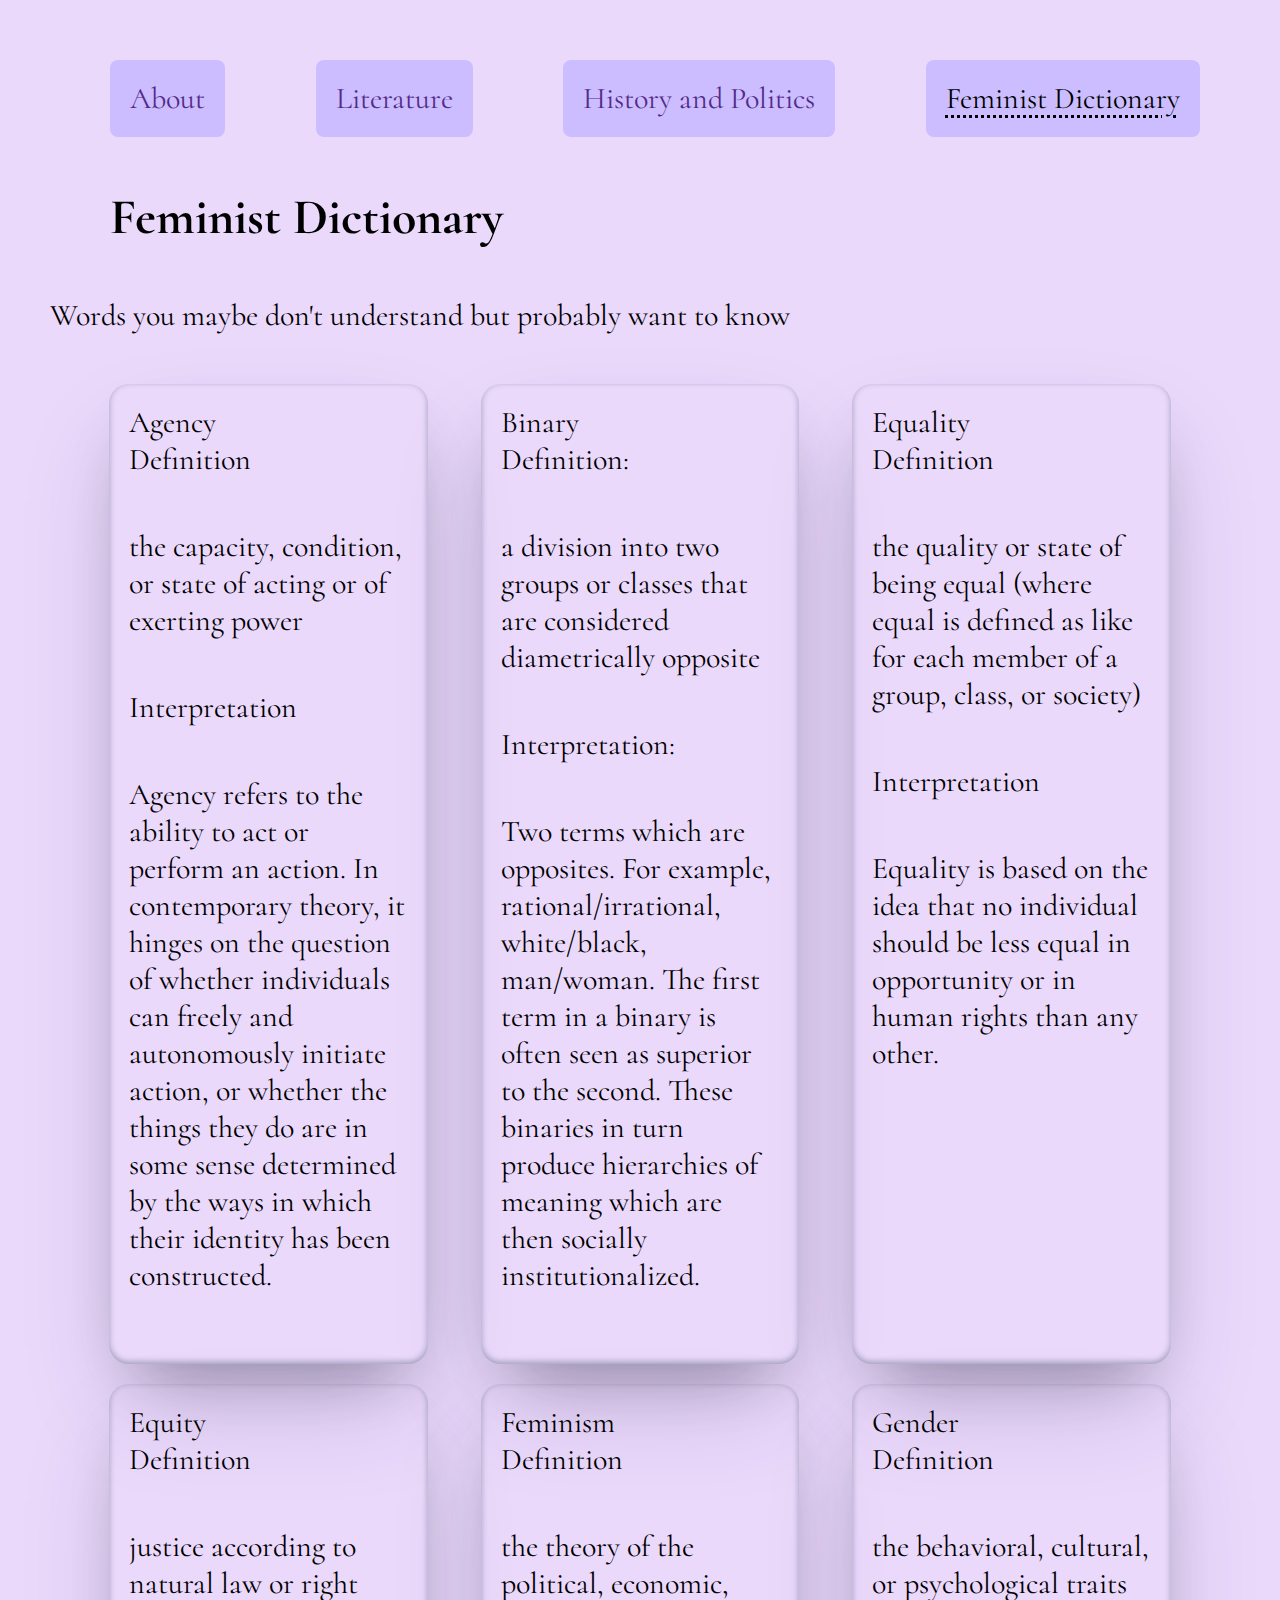
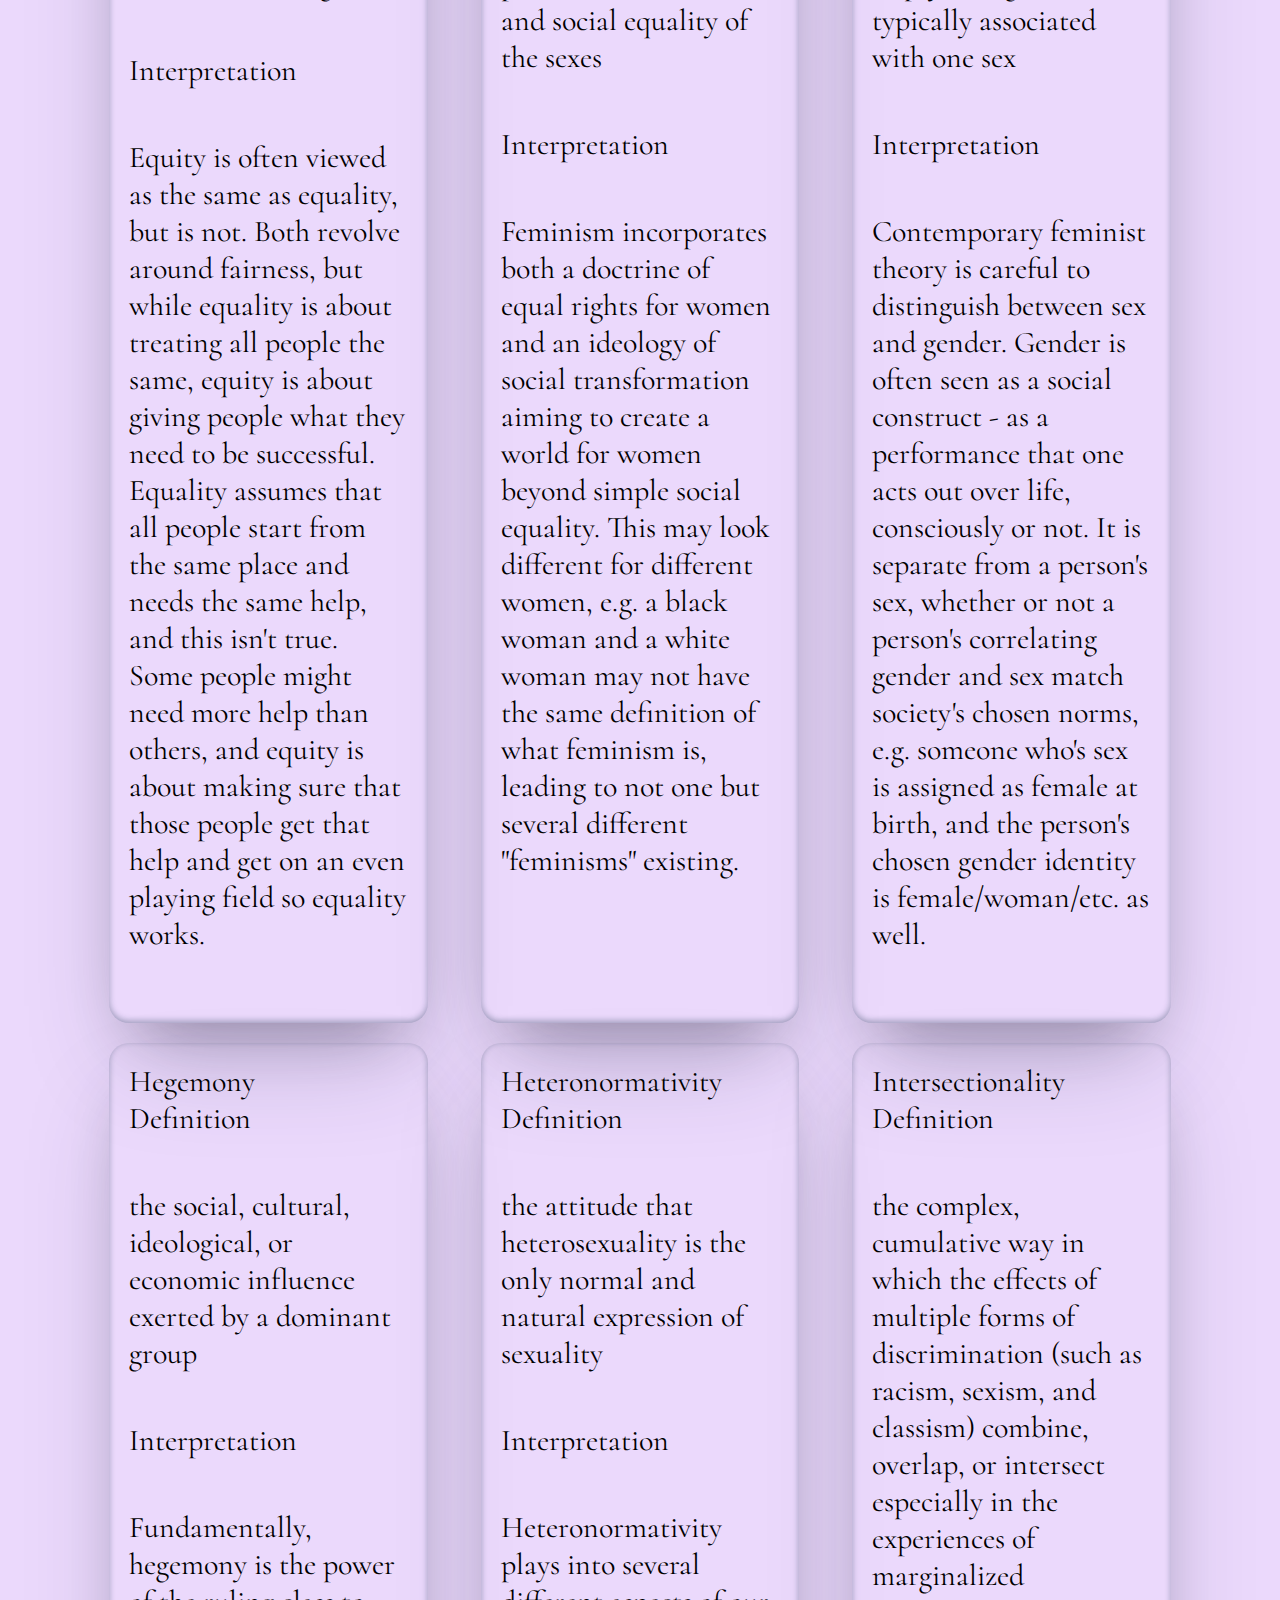
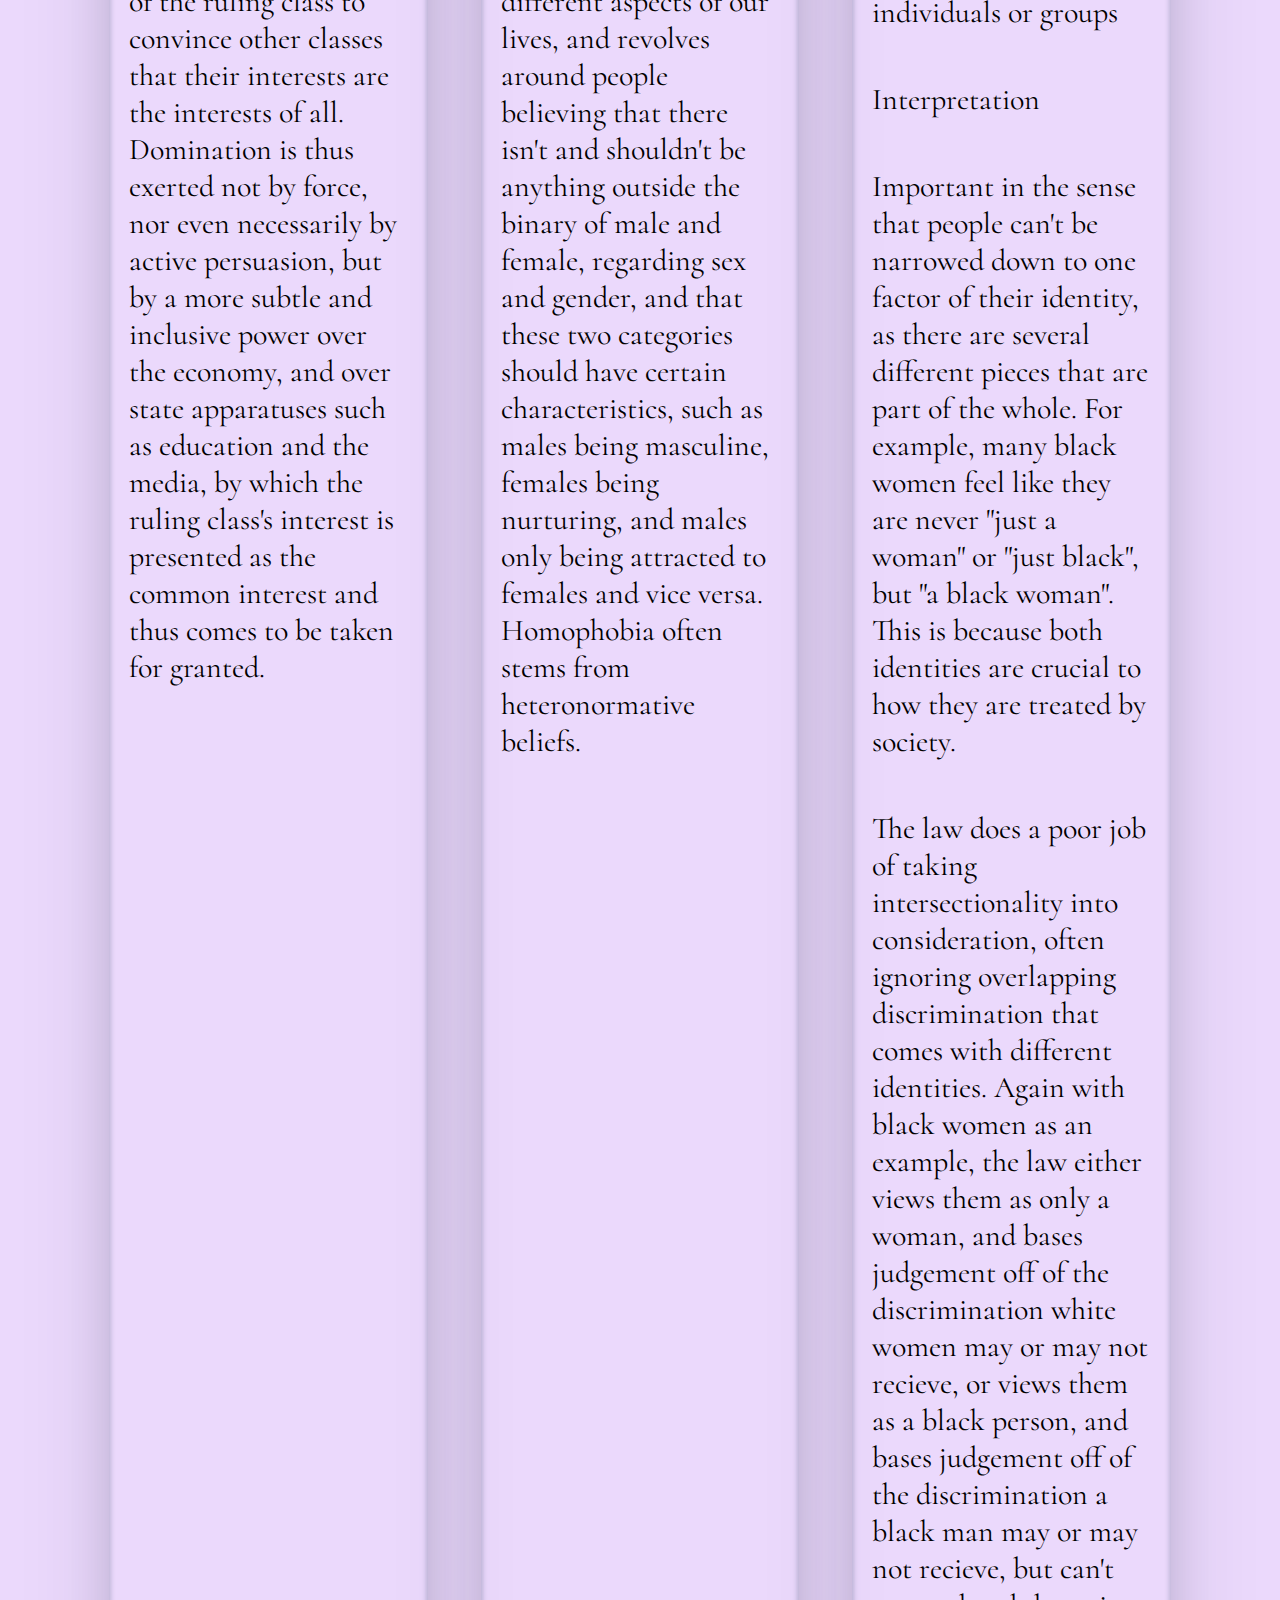
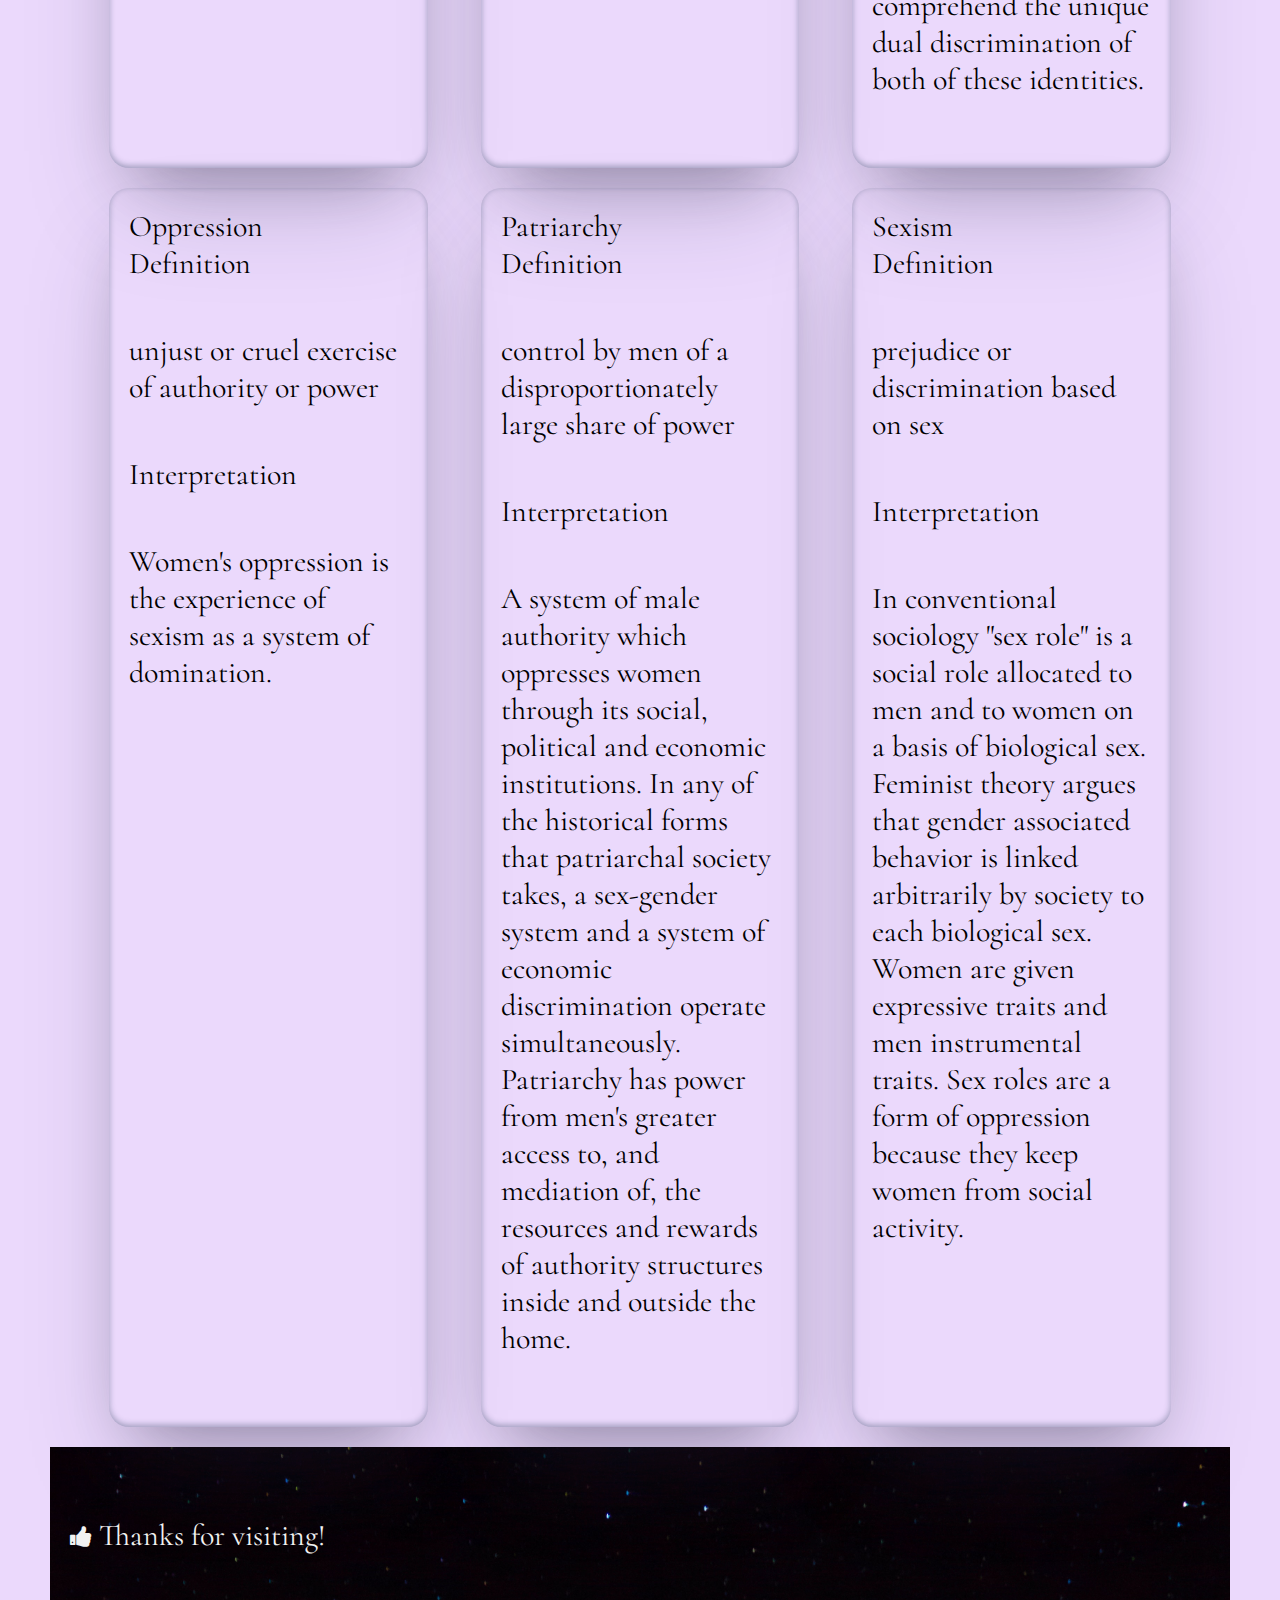
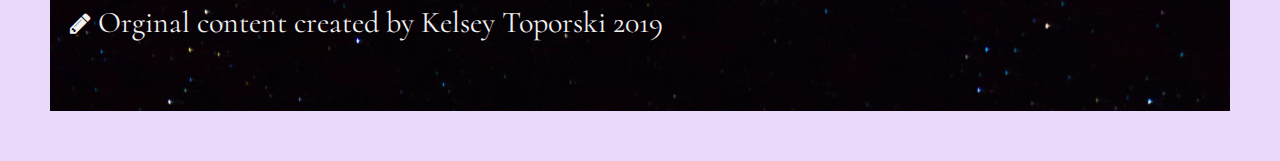
<file: femdict.html>
<!DOCTYPE html>
<html lang="en">
<head>
  <meta charset="UTF-8">

  <meta name="viewport" content="width=device-width, initial-scale=1.0">

  <link rel="stylesheet" href="css/reset.css">
  <link rel="stylesheet" href="css/style.css">

  <link rel="preconnect" href="https://fonts.googleapis.com">
  <link rel="preconnect" href="https://fonts.gstatic.com" crossorigin>
  <link href="https://fonts.googleapis.com/css2?family=Cormorant:ital@1&display=swap" rel="stylesheet">
  <link rel="icon" type="image/png" href="images/favicon1.png">
  <link rel="icon" type="image/png" href="images/favicon2.png">
  <meta name="viewport" content="width=device-width, initial-scale=1">
  <link rel="stylesheet" href="https://cdnjs.cloudflare.com/ajax/libs/font-awesome/4.7.0/css/font-awesome.min.css">

  <title>Women's Web - Dictionary</title>
</head>

<body>
  <header>
    <a href="#main" class="skip">Skip to main content</a>
    <div class="dropdown">
      <button class="dropbtn">Menu</button>
      <div class="dropdown-content">
    <nav>
        <ul>
          <li><a href="index.html">About</a></li>
          <li><a href="literature.html">Literature</a></li>
          <li><a href="history.html">History and Politics</a></li>
          <li><a class = "current" href="femdict.html">Feminist Dictionary</a></li>
        </ul>
    </nav>
    </div>
      <!-- definitions from meriam webster -->
      <!-- interpretations from
            The Dictionary of Feminist Theory - Maggie Humm,
            Key Concepts In Post-Colonial Studies - Ashcroft, Bill, Gareth Griffiths, and Helen Tiffin,
            or myself -->
      <!-- interpretation of equity from https://everydayfeminism.com/2014/09/equality-is-not-enough/ -->

    <h1>Feminist Dictionary</h1>
    <p>Words you maybe don't understand but probably want to know</p>

  </header>

  <main class = "scroll">
  

      <!-- definitions from meriam webster -->
      <!-- interpretations from
            The Dictionary of Feminist Theory - Maggie Humm,
            Key Concepts In Post-Colonial Studies - Ashcroft, Bill, Gareth Griffiths, and Helen Tiffin,
            or myself -->
      <!-- interpretation of equity from https://everydayfeminism.com/2014/09/equality-is-not-enough/ -->


      <dl class = "container">
        <div>
        <dt>Agency</dt>
        <dd>Definition
          <p>
            the capacity, condition, or state of acting or of exerting power
          </p>
        <dd>Interpretation
          <p>
            Agency refers to the ability to act or perform an action. In contemporary theory, it hinges on the question of whether individuals can freely and autonomously initiate action, or whether the things they do are in some sense determined by the ways in which their identity has been constructed.
          </p>
        </div>

        <div>
          <dt>Binary</dt>
          <dd>Definition:
            <p>
              a division into two groups or classes that are considered diametrically opposite
            </p></dd>
          <dd>Interpretation:
            <p>
              Two terms which are opposites. For example, rational/irrational, white/black, man/woman. The first term in a binary is often seen as superior to the second. These binaries in turn produce hierarchies of meaning which are then socially institutionalized.
            </p></dd>
          </div>
        
        
          <div>
        <dt>Equality</dt>
        <dd>Definition
          <p>
            the quality or state of being equal (where equal is defined as like for each member of a group, class, or society)
          </p></dd>
        <dd>Interpretation
          <p>
            Equality is based on the idea that no individual should be less equal in opportunity or in human rights than any other.
          </p></dd>
        </div>
          
        <div>
        <dt>Equity</dt>
        <dd>Definition
          <p>
            justice according to natural law or right
          </p></dd>
        <dd>Interpretation
          <p>
            Equity is often viewed as the same as equality, but is not. Both revolve around fairness, but while equality is about treating all people the same, equity is about giving people what they need to be successful. Equality assumes that all people start from the same place and needs the same help, and this isn't true. Some people might need more help than others, and equity is about making sure that those people get that help and get on an even playing field so equality works.
          </p></dd>
        </div>
          
        <div>
        <dt>Feminism</dt>
        <dd>Definition
          <p>
            the theory of the political, economic, and social equality of the sexes
          </p></dd>
        <dd>Interpretation
          <p>
            Feminism incorporates both a doctrine of equal rights for women and an ideology of social transformation aiming to create a world for women beyond simple social equality. This may look different for different women, e.g. a black woman and a white woman may not have the same definition of what feminism is, leading to not one but several different "feminisms" existing.
          </p></dd>
        </div>
          
        <div>
        <dt>Gender</dt>
        <dd>Definition
          <p>
            the behavioral, cultural, or psychological traits typically associated with one sex
          </p></dd>
        <dd>Interpretation
          <p>
            Contemporary feminist theory is careful to distinguish between sex and gender. Gender is often seen as a social construct - as a performance that one acts out over life, consciously or not. It is separate from a person's sex, whether or not a person's correlating gender and sex match society's chosen norms, e.g. someone who's sex is assigned as female at birth, and the person's chosen gender identity is female/woman/etc. as well.
          </p></dd>
        </div>
          
        <div>
        <dt>Hegemony</dt>
        <dd>Definition
          <p>
            the social, cultural, ideological, or economic influence exerted by a dominant group
          </p></dd>
        <dd>Interpretation
          <p>
            Fundamentally, hegemony is the power of the ruling class to convince other classes that their interests are the interests of all.  Domination is thus exerted not by force, nor even necessarily by active persuasion, but by a more subtle and inclusive power over the economy, and over state apparatuses such as education and the media, by which the ruling class's interest is presented as the common interest and thus comes to be taken for granted.
          </p></dd>
        </div>
          
        <div>
        <dt>Heteronormativity</dt>
        <dd>Definition
          <p>
            the attitude that heterosexuality is the only normal and natural expression of sexuality
          </p></dd>
        <dd>Interpretation
          <p>
            Heteronormativity plays into several different aspects of our lives, and revolves around people believing that there isn't and shouldn't be anything outside the binary of male and female, regarding sex and gender, and that these two categories should have certain characteristics, such as males being masculine, females being nurturing, and males only being attracted to females and vice versa. Homophobia often stems from heteronormative beliefs.
          </p></dd>
        </div>
          
        <div>
        <dt>Intersectionality</dt>
        <dd>Definition
          <p>
            the complex, cumulative way in which the effects of multiple forms of discrimination (such as racism, sexism, and classism) combine, overlap, or intersect especially in the experiences of marginalized individuals or groups
          </p></dd>
        <dd>Interpretation
          <p>
            Important in the sense that people can't be narrowed down to one factor of their identity, as there are several different pieces that are part of the whole. For example, many black women feel like they are never "just a woman" or "just black", but "a black woman". This is because both identities are crucial to how they are treated by society.
          </p>
          <p>
            The law does a poor job of taking intersectionality into consideration, often ignoring overlapping discrimination that comes with different identities. Again with black women as an example, the law either views them as only a woman, and bases judgement off of the discrimination white women may or may not recieve, or views them as a black person, and bases judgement off of the discrimination a black man may or may not recieve, but can't comprehend the unique dual discrimination of both of these identities.
          </p></dd>
        </div>
          
        <div>
        <dt>Oppression</dt>
        <dd>Definition
          <p>
            unjust or cruel exercise of authority or power
          </p></dd>
        <dd>Interpretation
          <p>
            Women's oppression is the experience of sexism as a system of domination.
          </p></dd>
        </div>
          
        <div>
        <dt>Patriarchy</dt>
        <dd>Definition
          <p>
            control by men of a disproportionately large share of power
          </p></dd>
        <dd>Interpretation
          <p>
            A system of male authority which oppresses women through its social, political and economic institutions. In any of the historical forms that patriarchal society takes, a sex-gender system and a system of economic discrimination operate simultaneously. Patriarchy has power from men's greater access to, and mediation of, the resources and rewards of authority structures inside and outside the home.
          </p></dd>
        </div> 
          
        <div>
        <dt>Sexism</dt>
        <dd>Definition
          <p>
            prejudice or discrimination based on sex
          </p></dd>
        <dd>Interpretation
          <p>
            In conventional sociology "sex role" is a social role allocated to men and to women on a basis of biological sex. Feminist theory argues that gender associated behavior is linked arbitrarily by society to each biological sex. Women are given expressive traits and men instrumental traits. Sex roles are a form of oppression because they keep women from social activity.
          </p></dd>
        </div>
      </dl>
      <button onclick="topFunction()" id="myBtn" title="Back to top">Back to Top</button>
    </main>

    <footer>
      <p class="thanks">
        <i class="fa fa-thumbs-up" style="font-size:24px"></i> Thanks for visiting! <i></i>
      </p>
      <p><i class="fa fa-pencil" style="font-size:24px"></i> Orginal content created by Kelsey Toporski 2019</p>
      <!-- <a href="#main"> <i class="fa fa-sort-asc" style="font-size:24px"></i> Back to Top</a> -->
    </footer>
    <script src="js/button.js"></script>
</body>
</html>
</file>
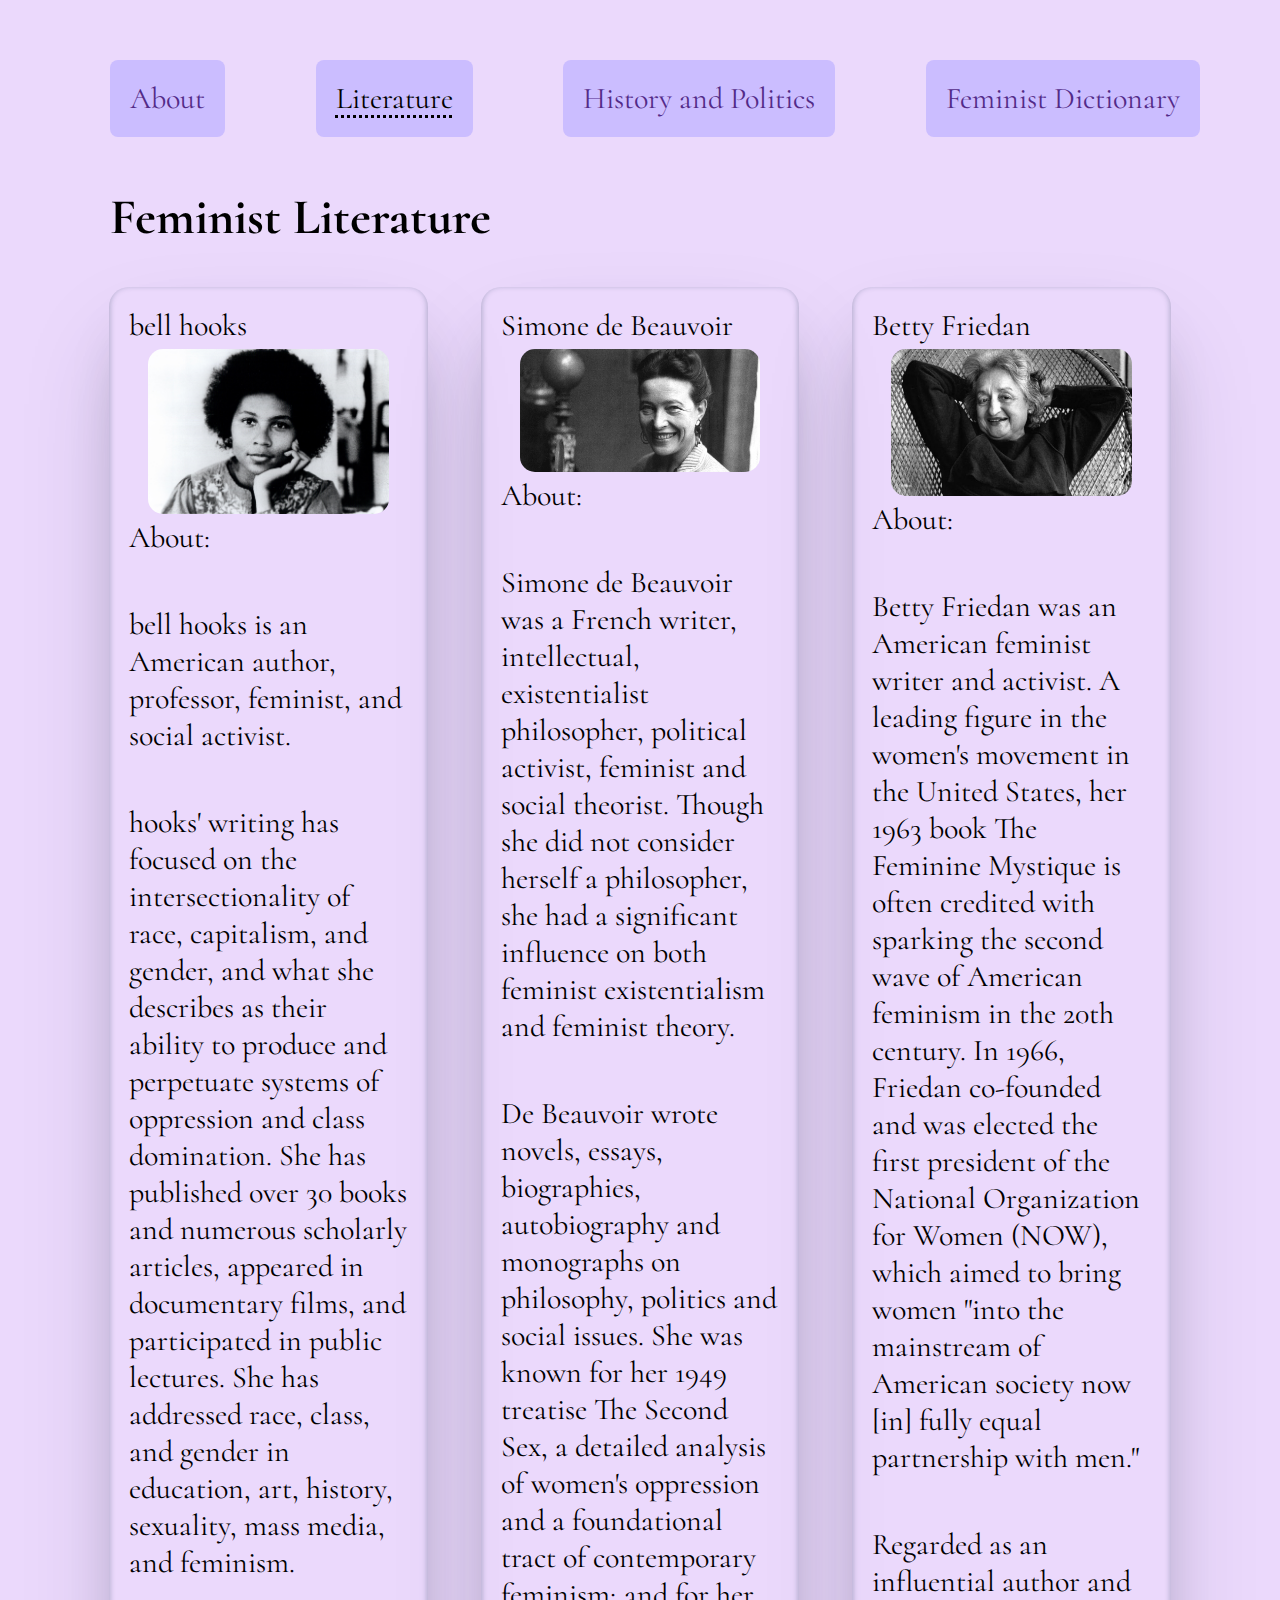
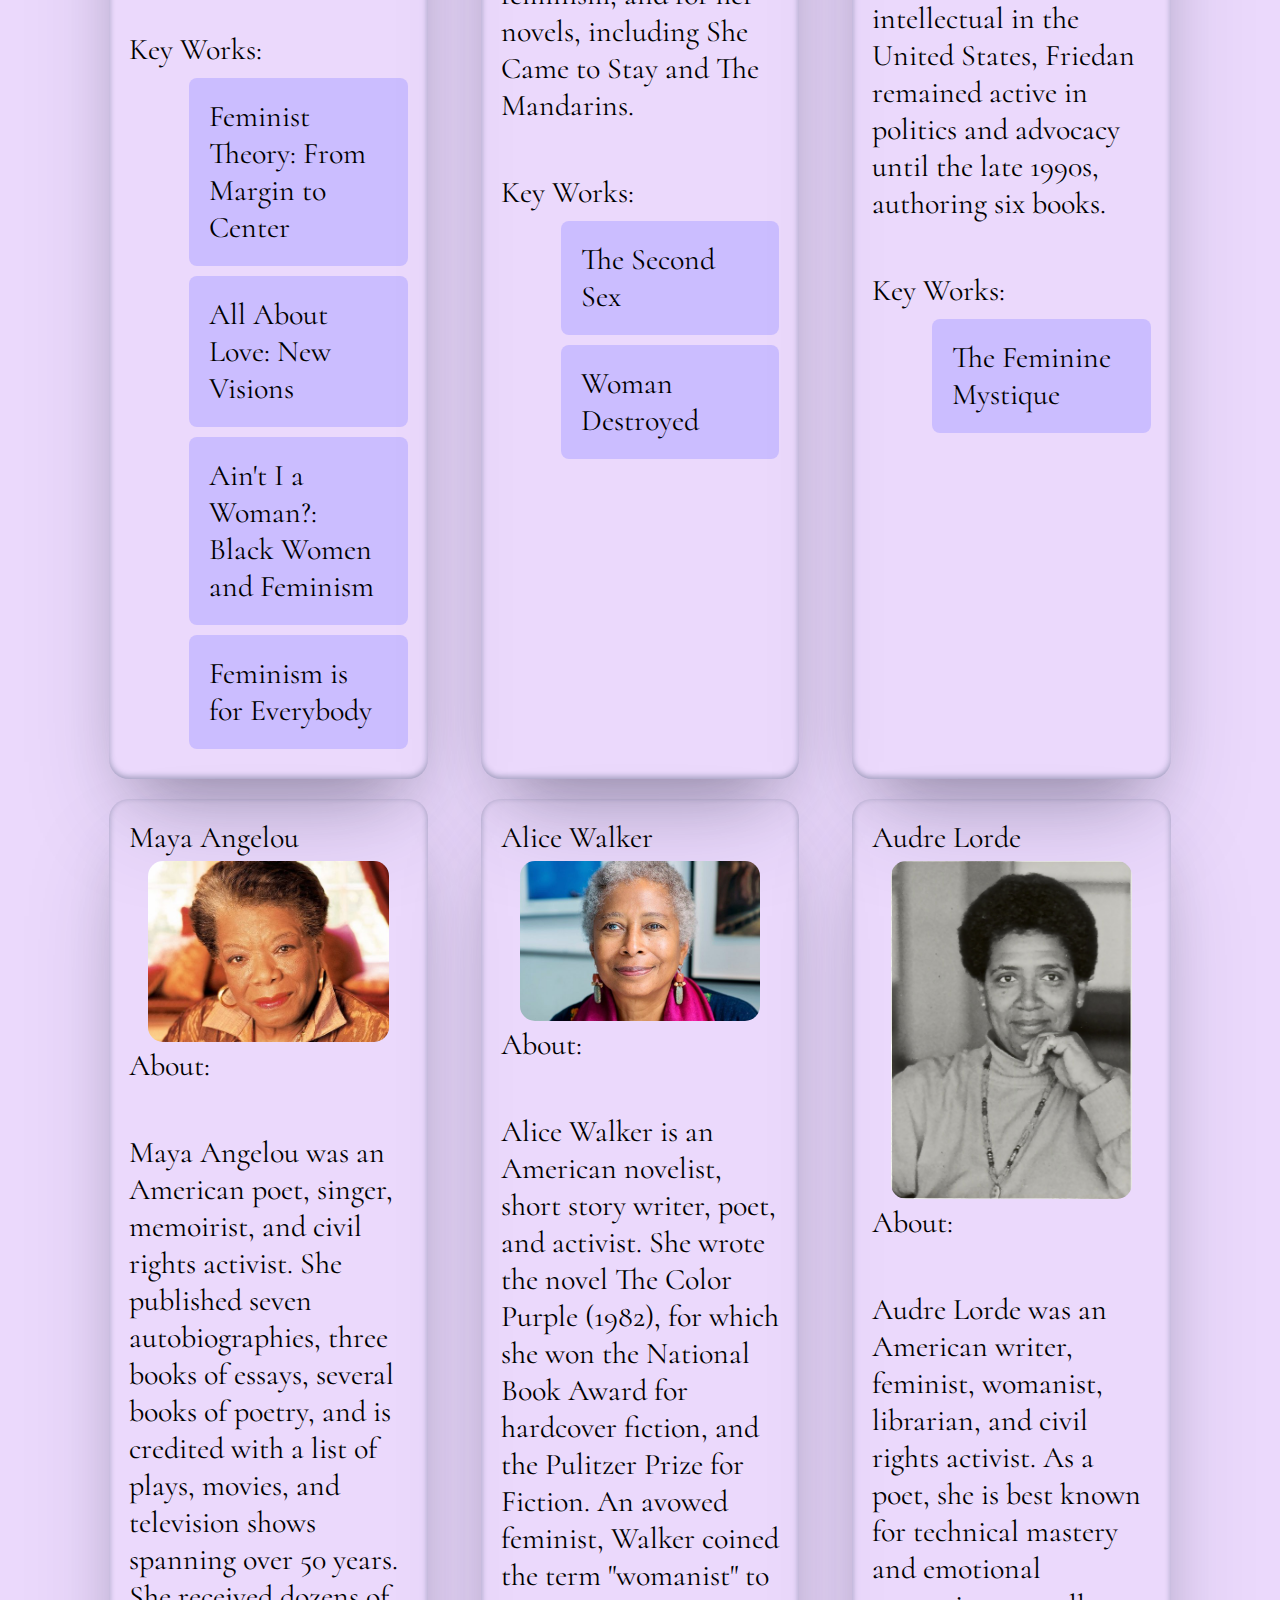
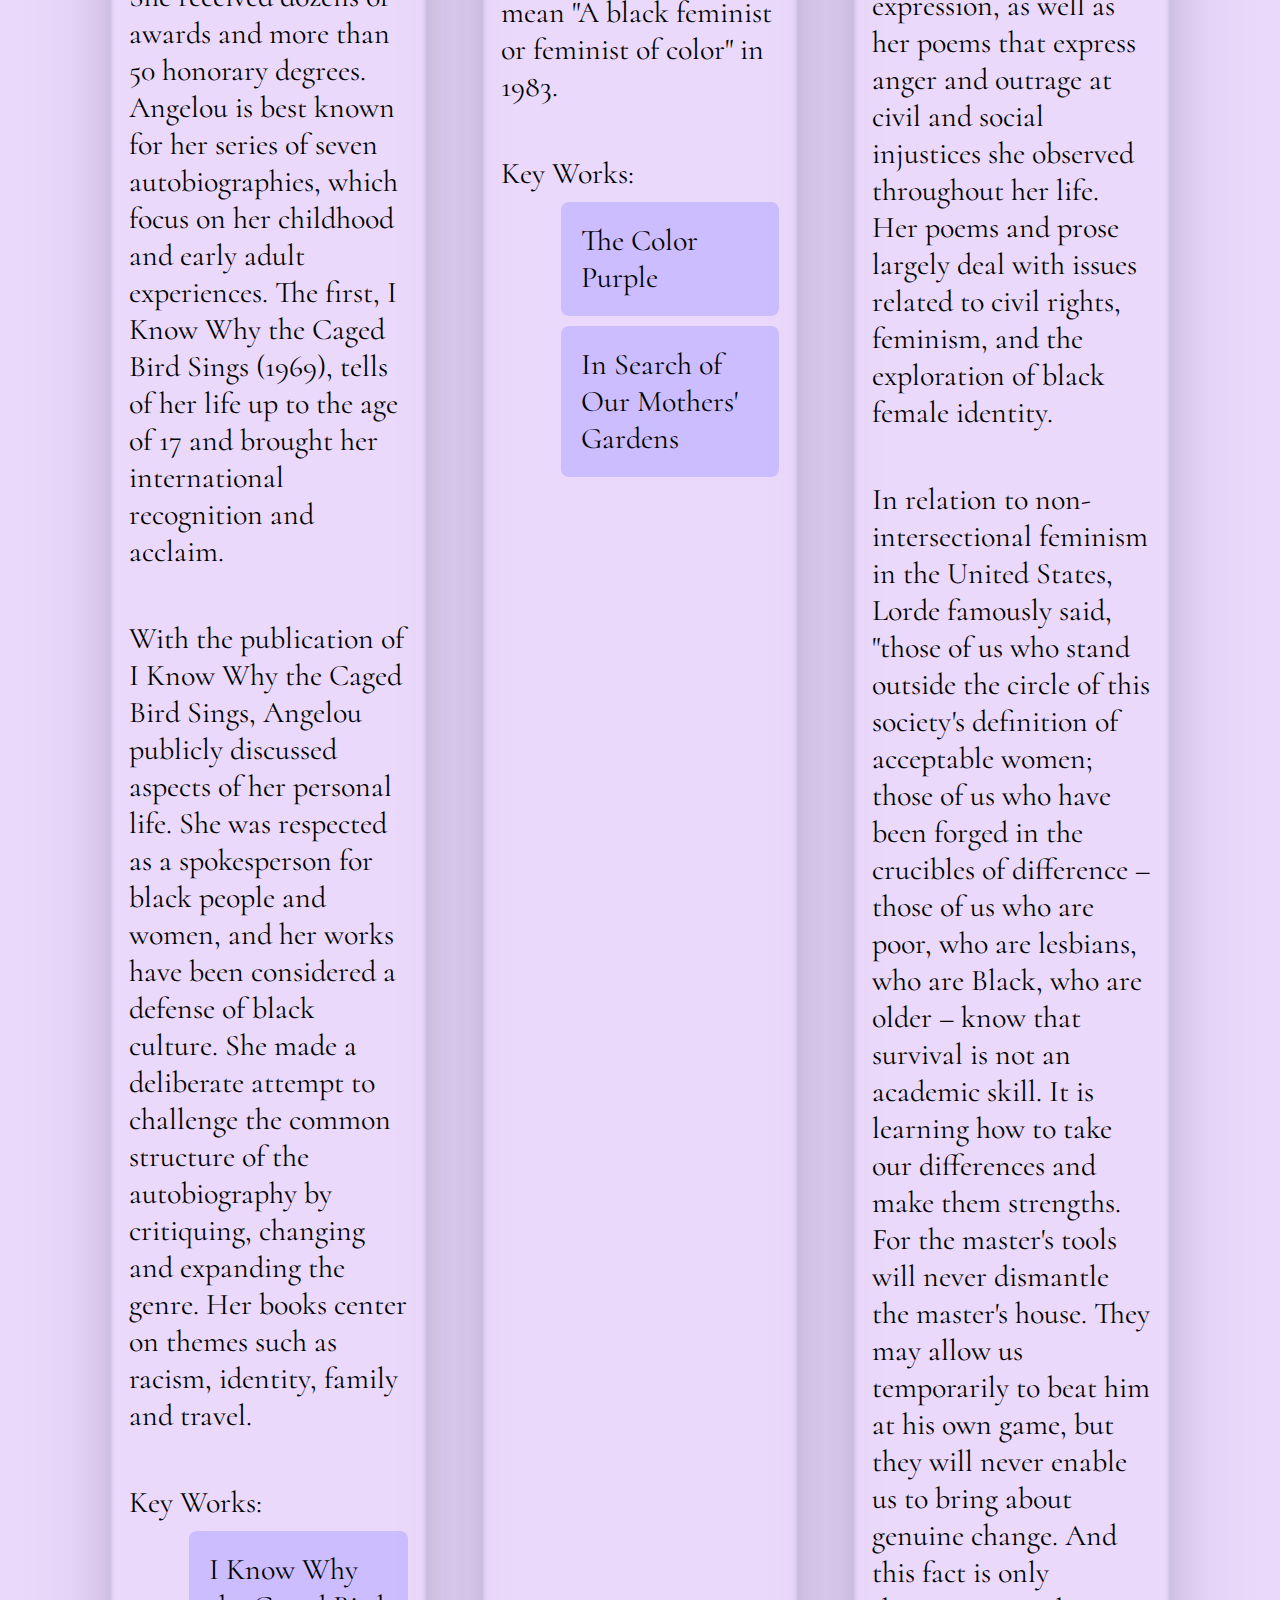
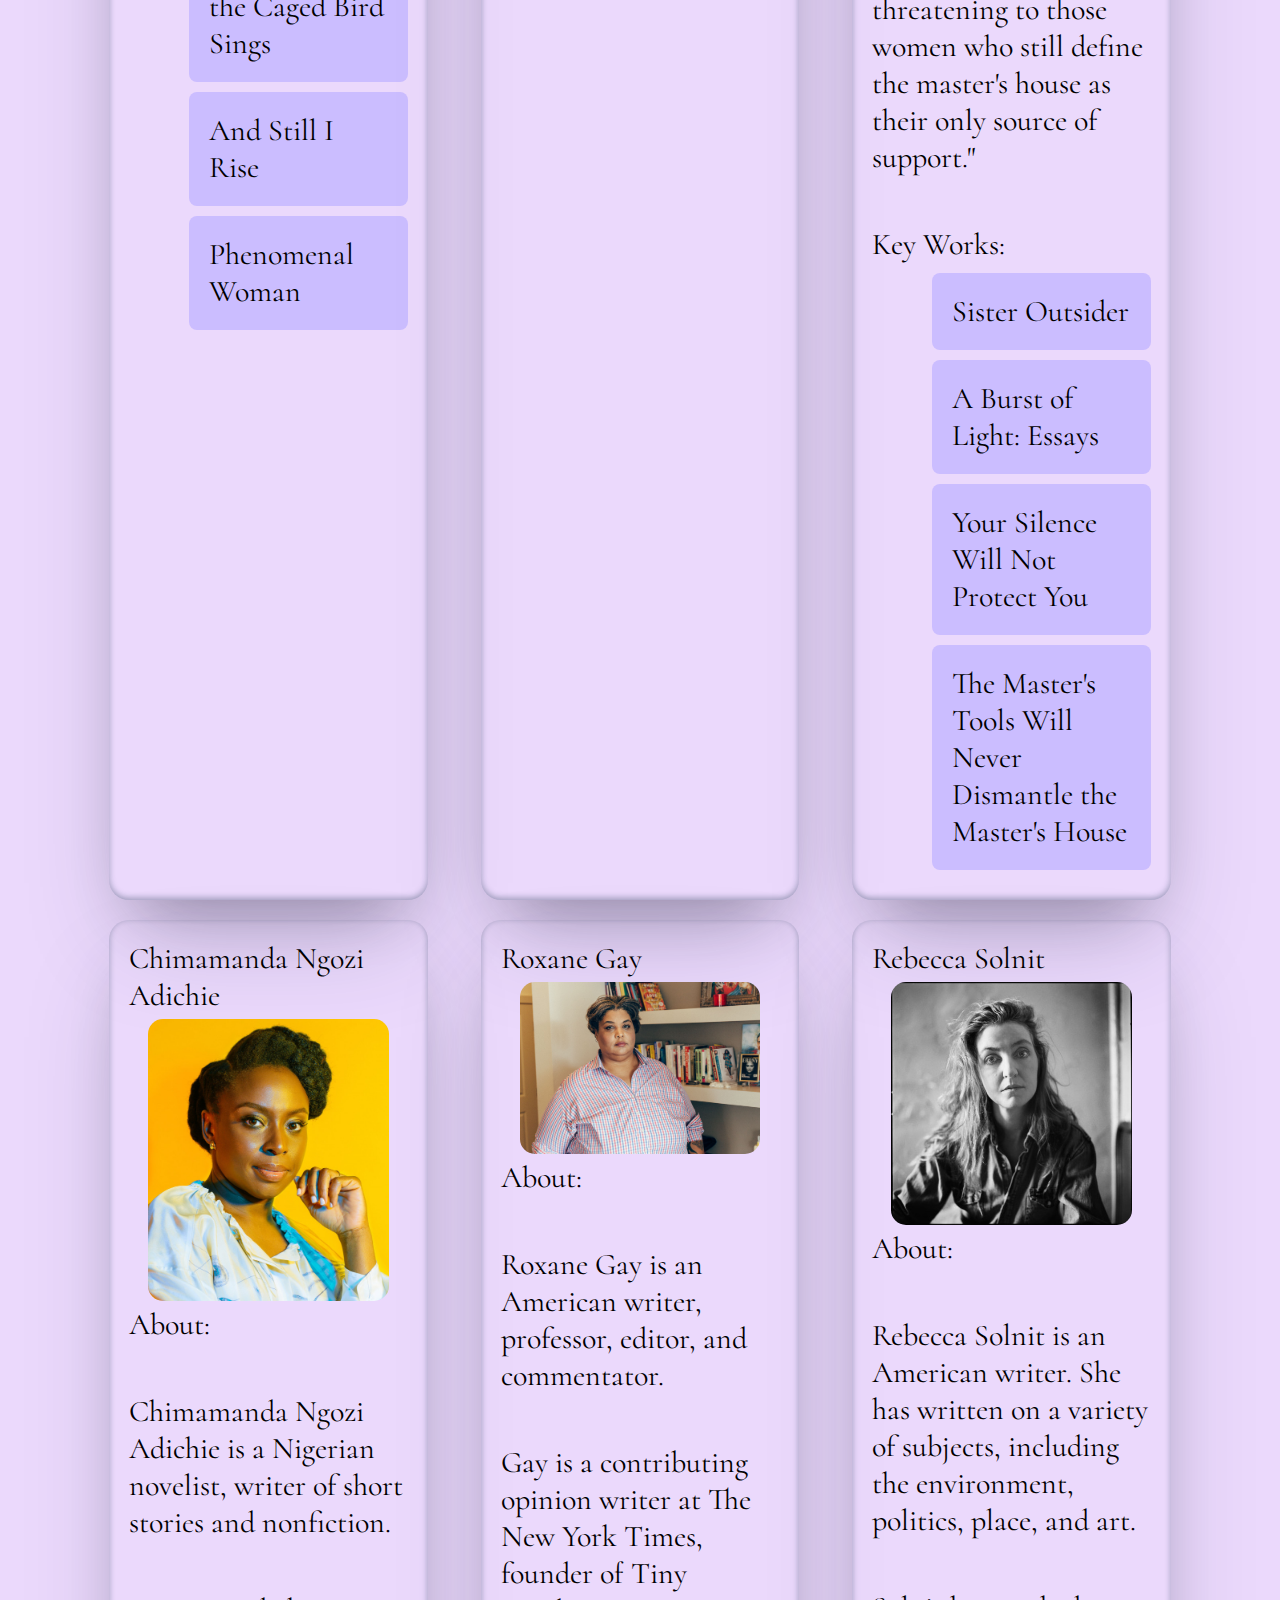
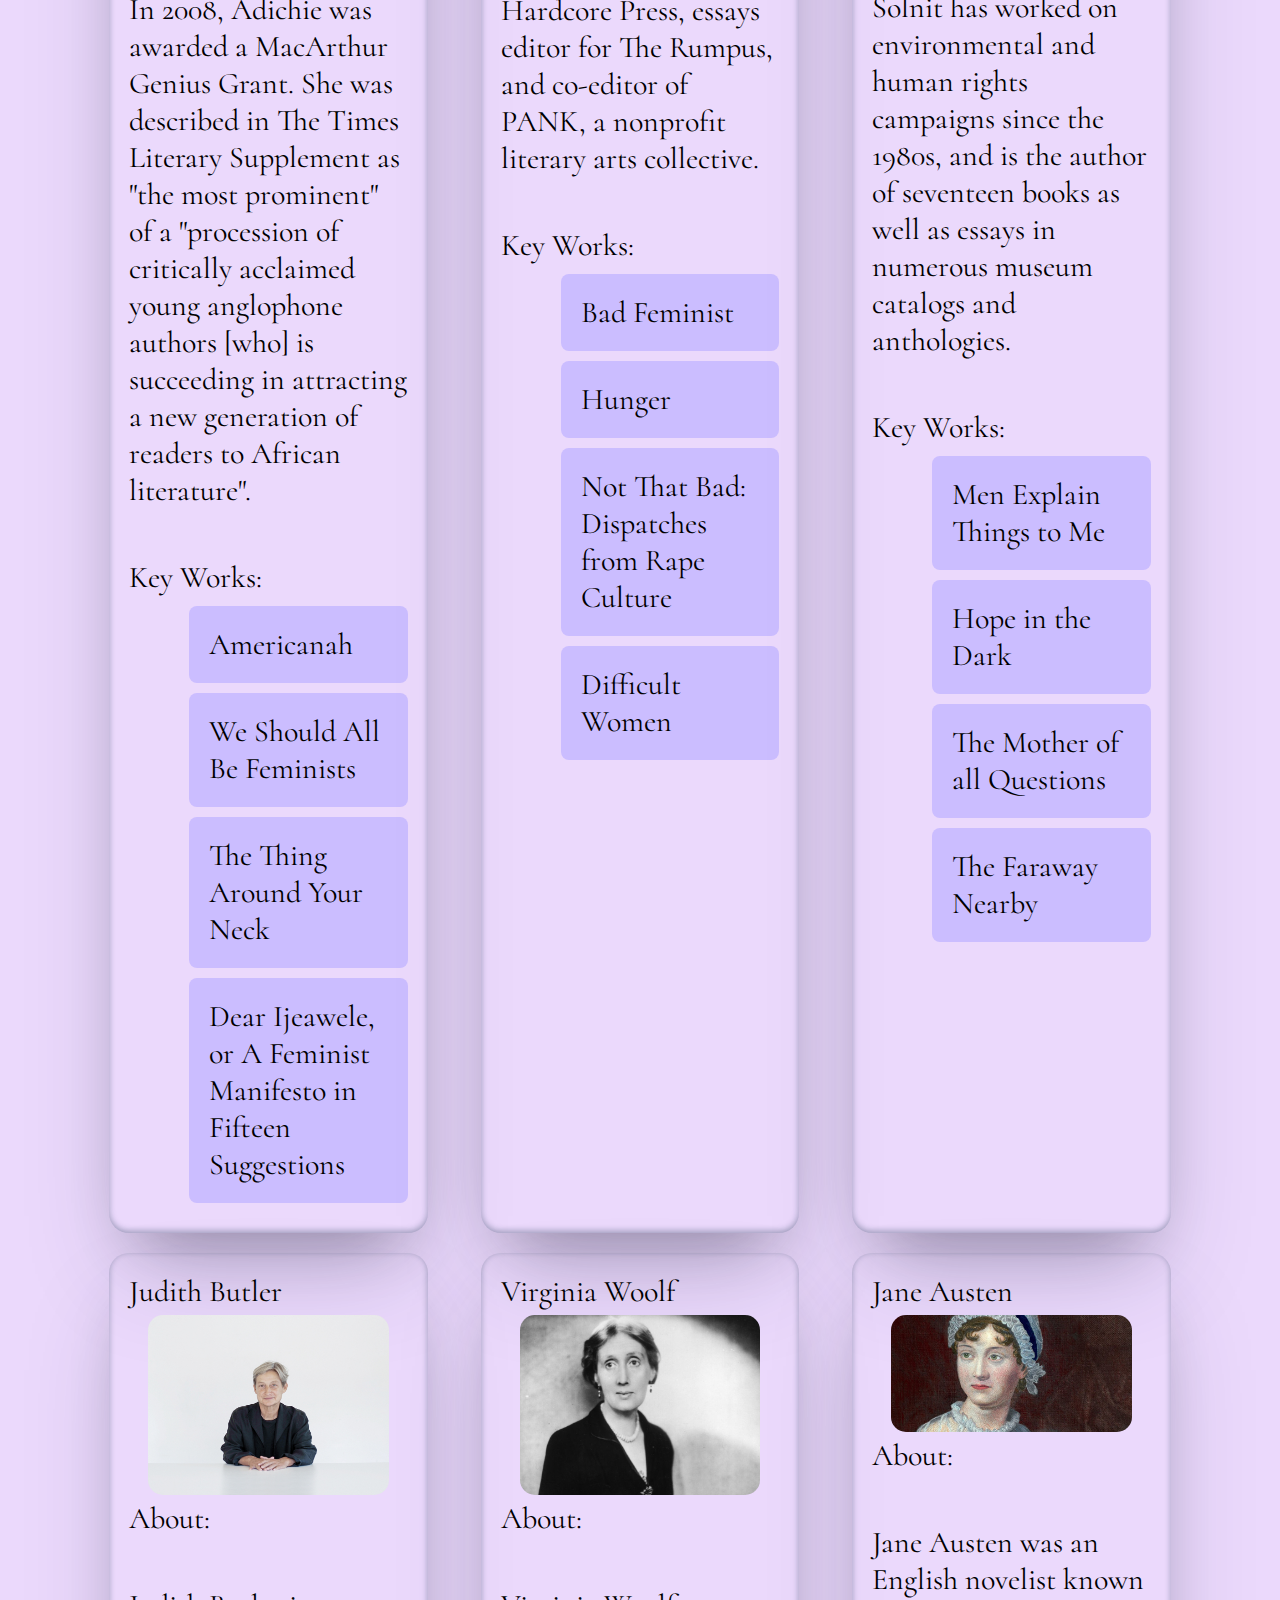
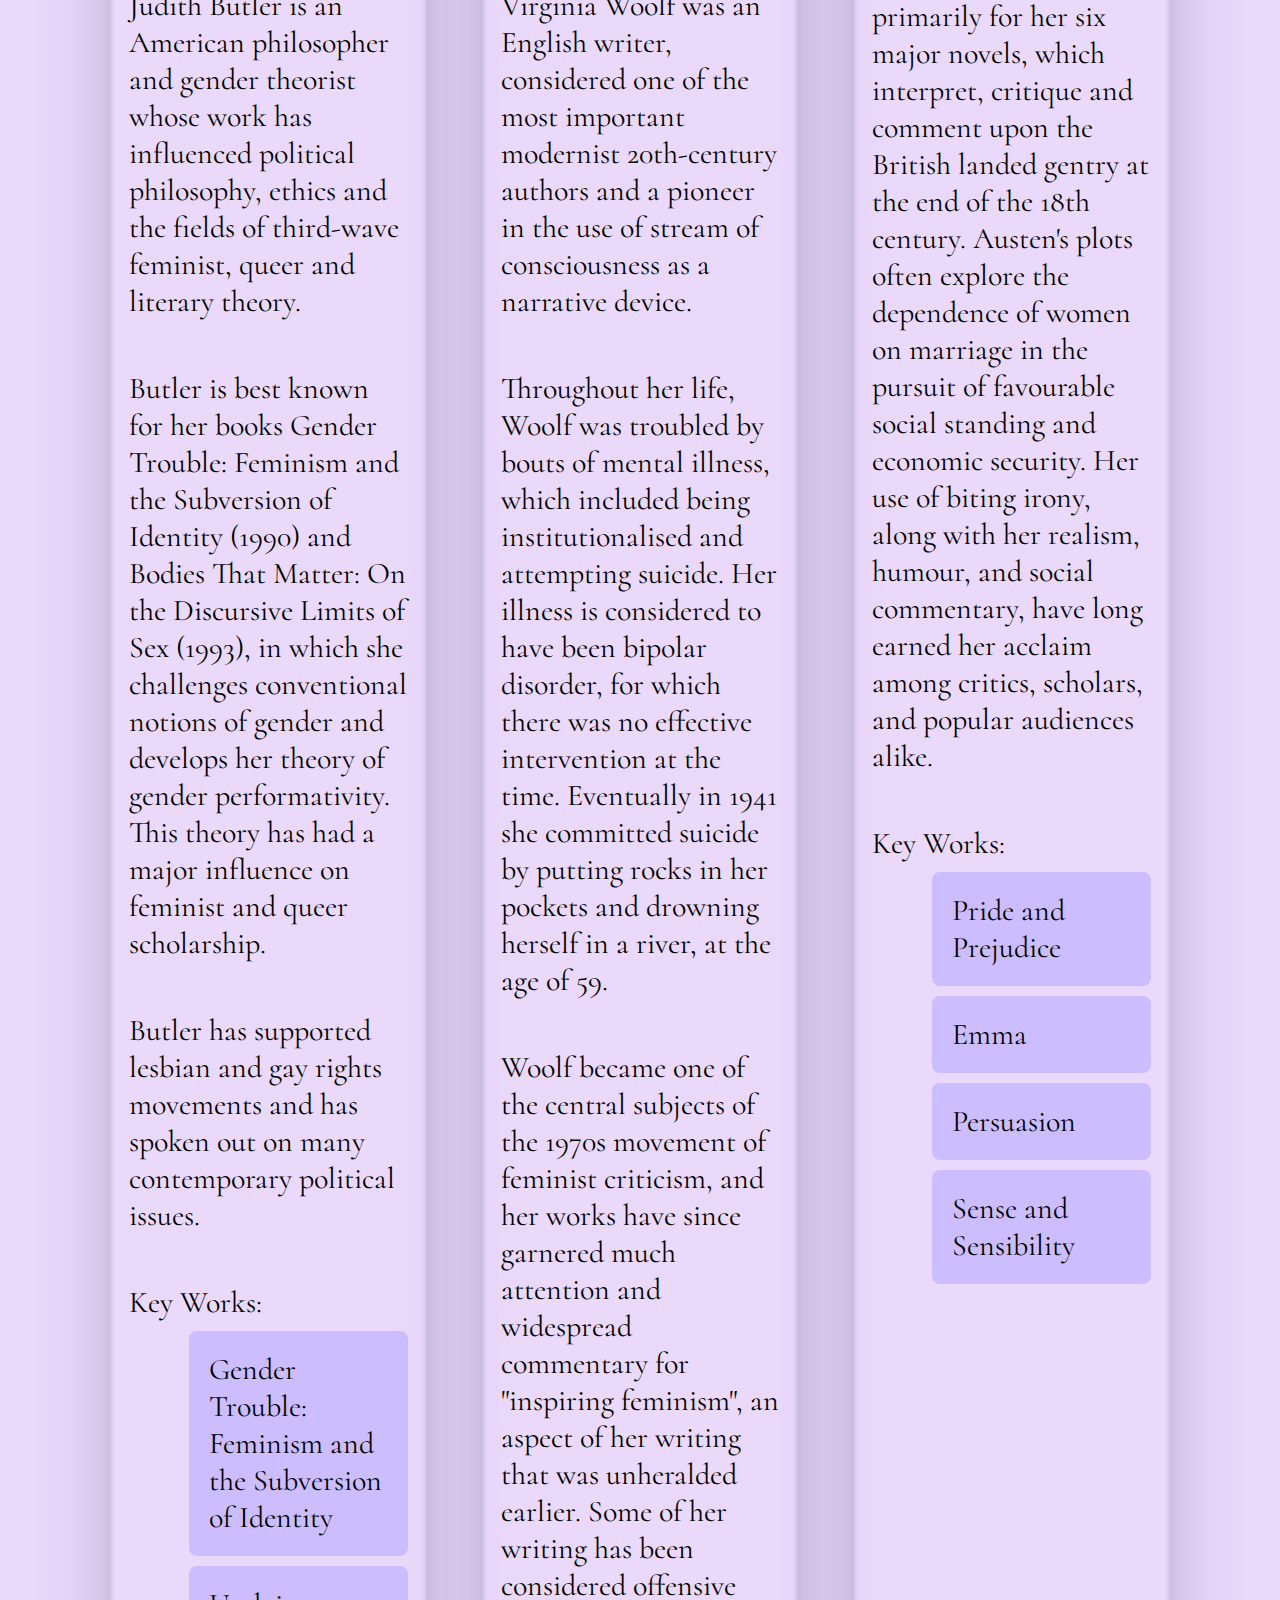
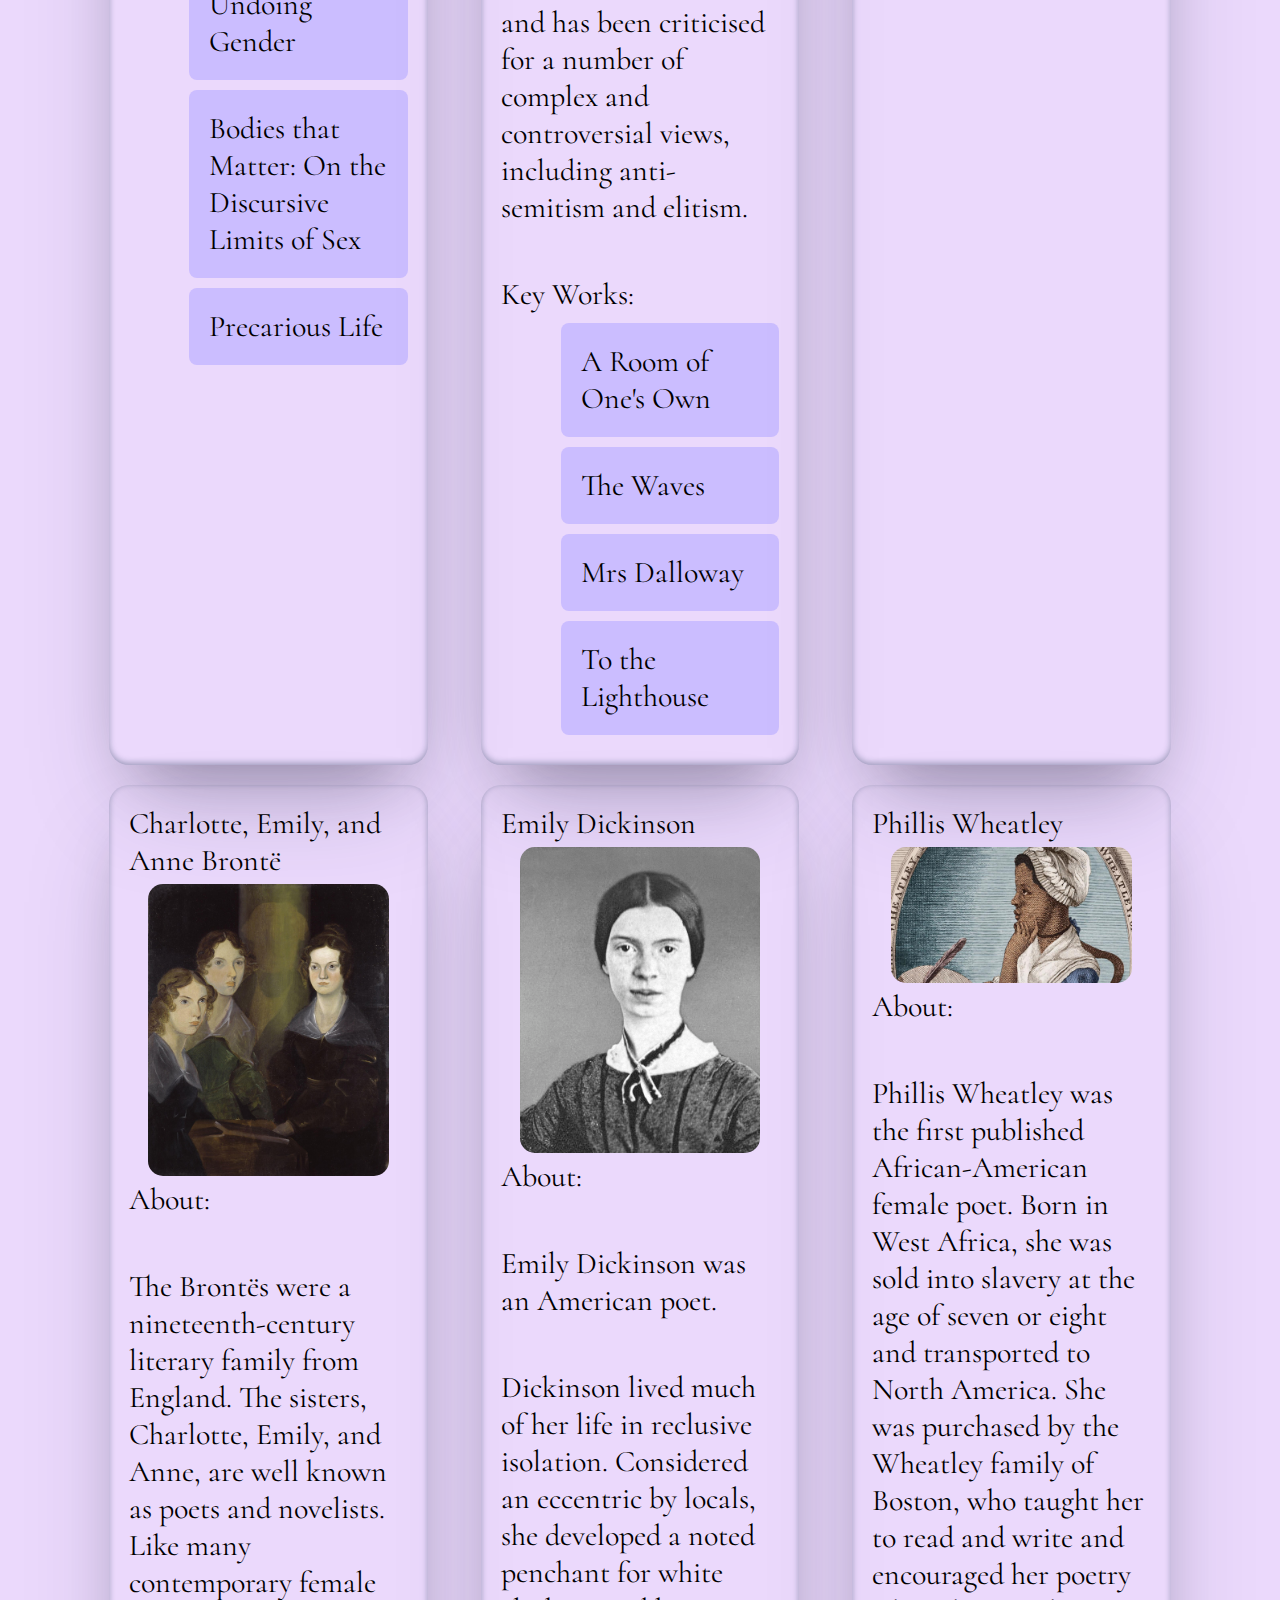
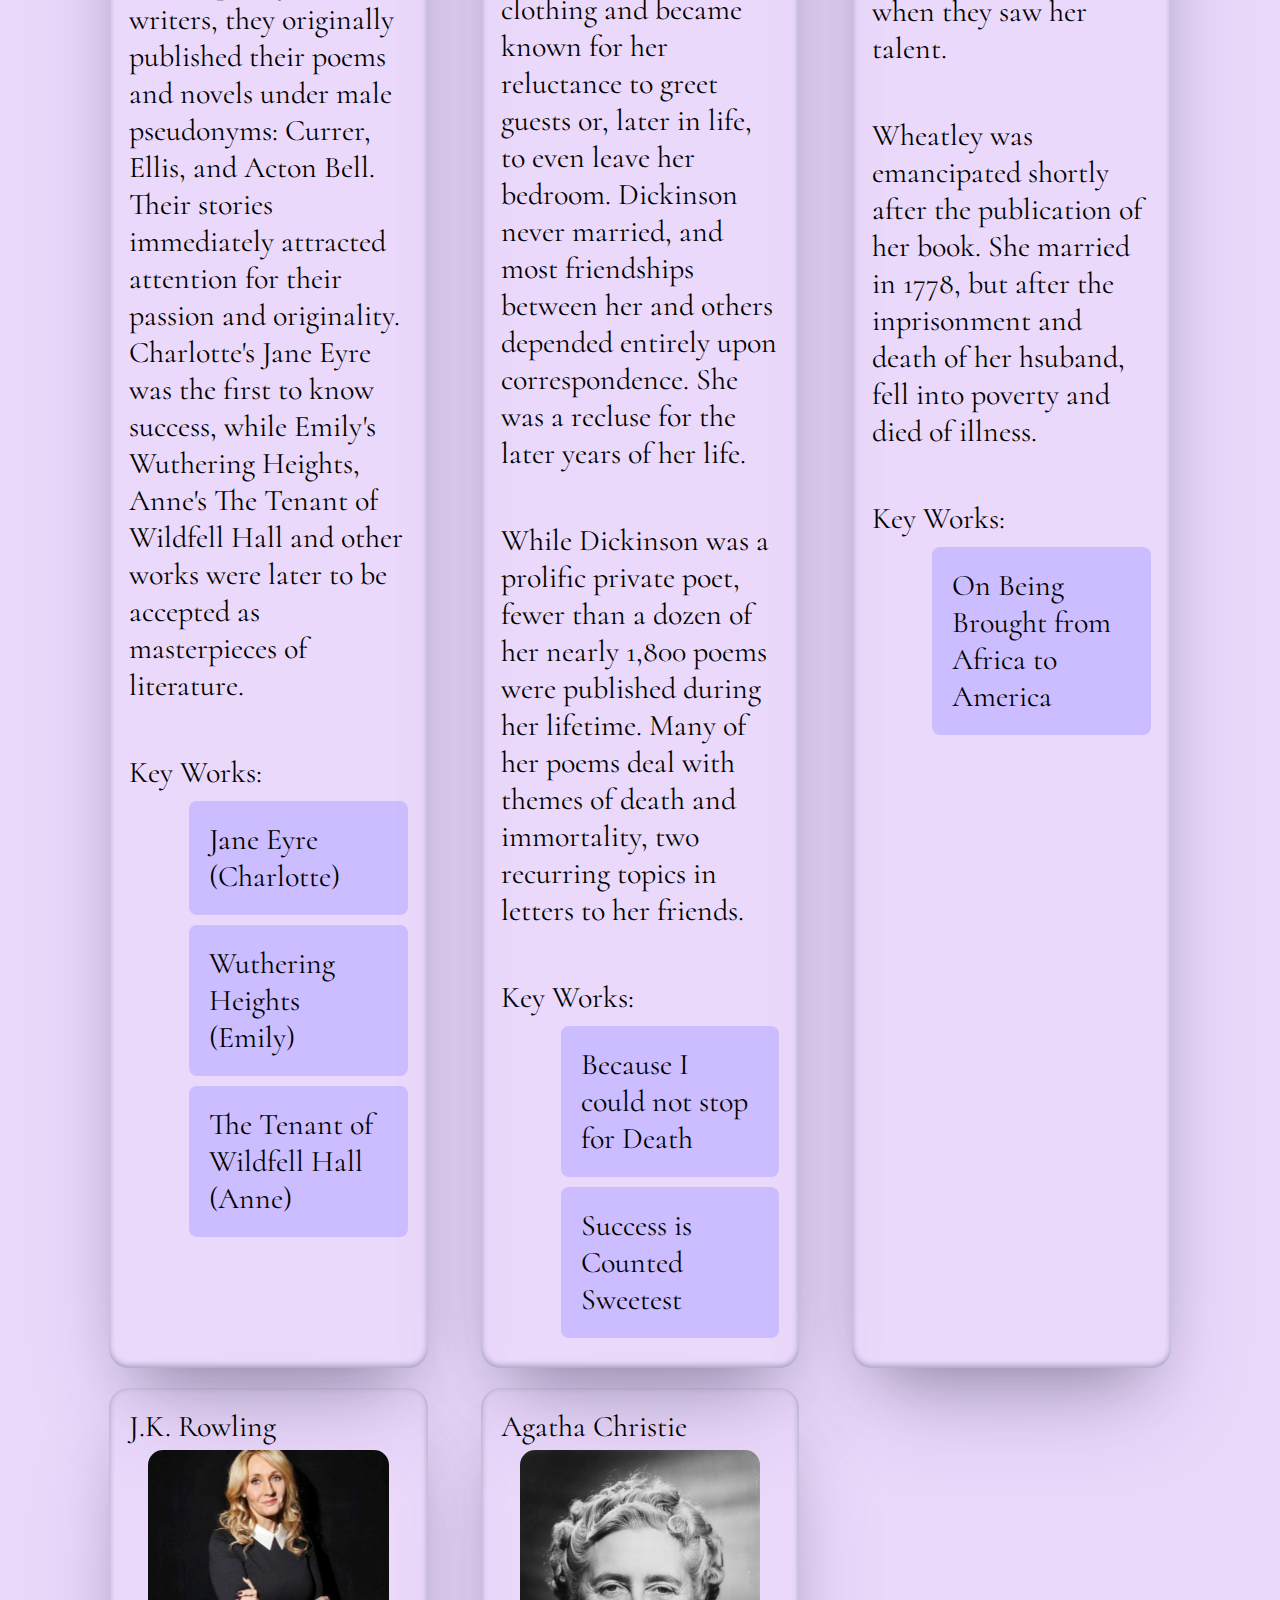
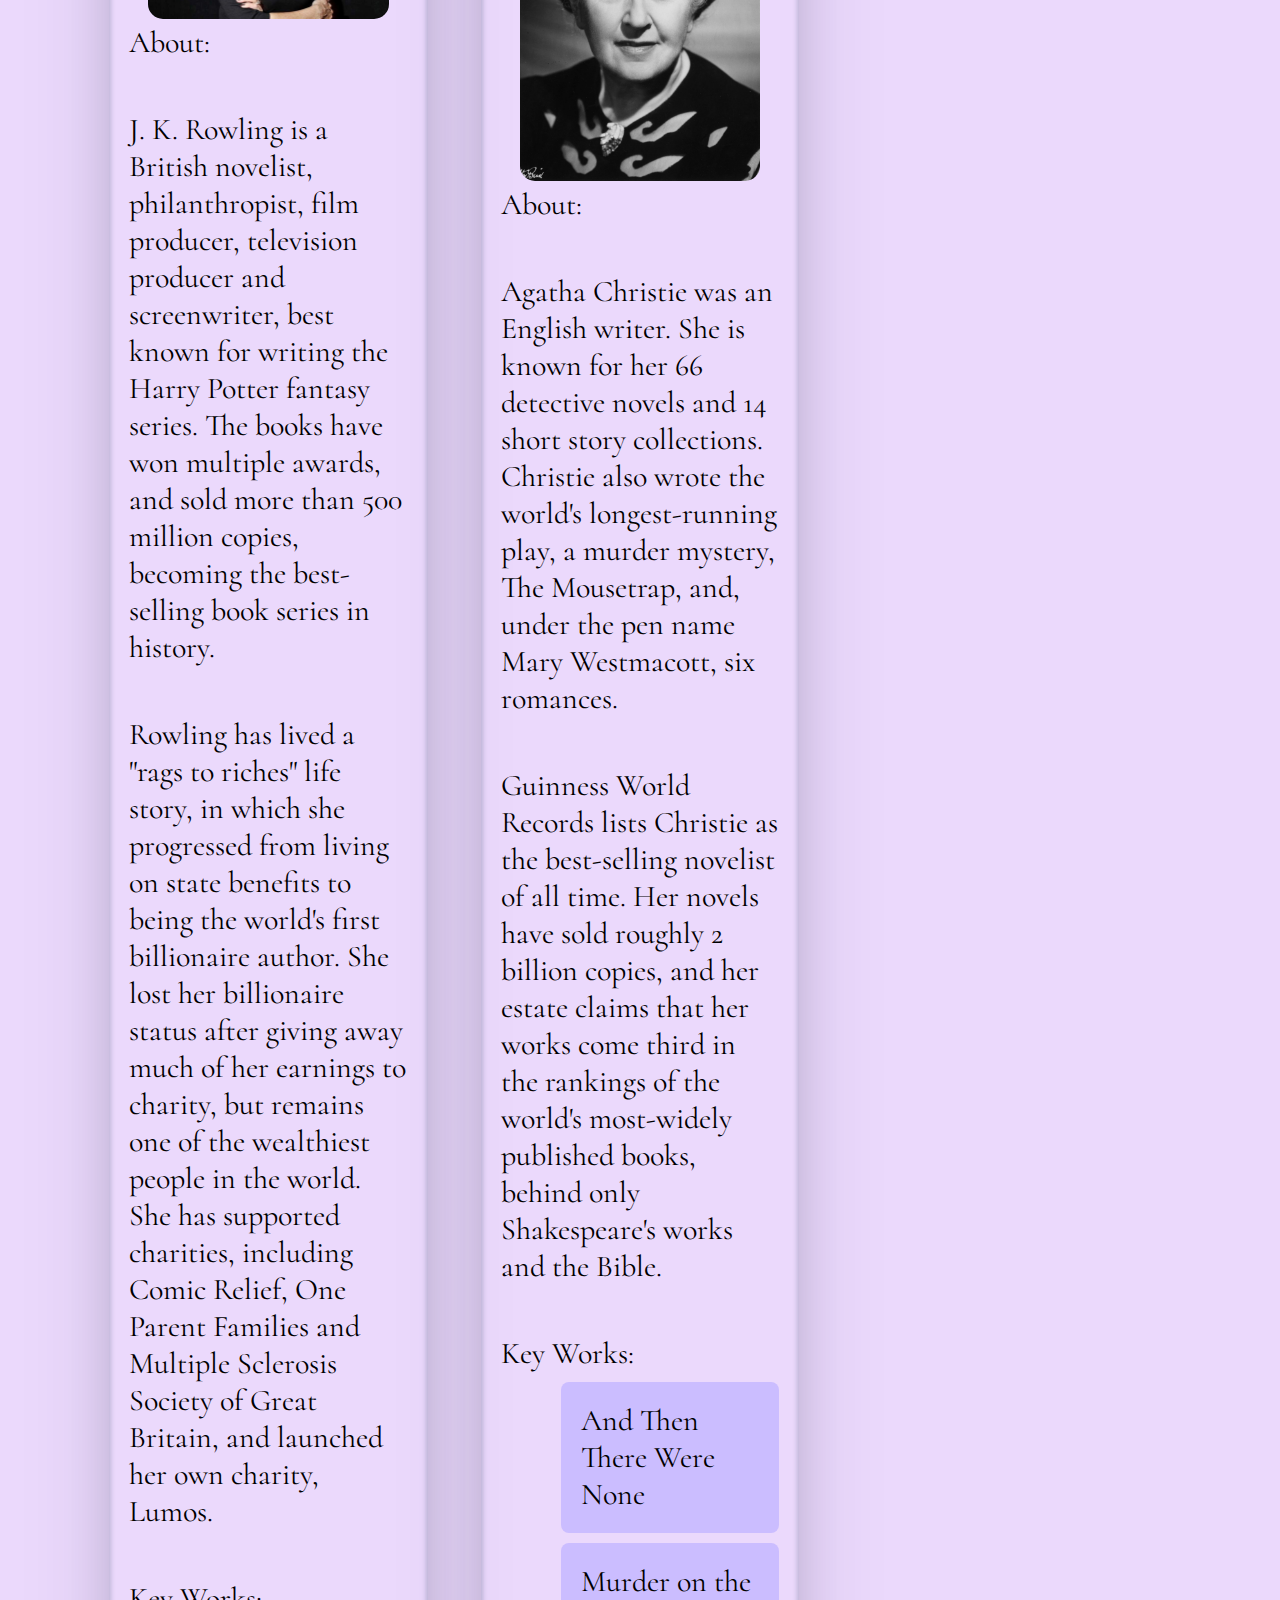
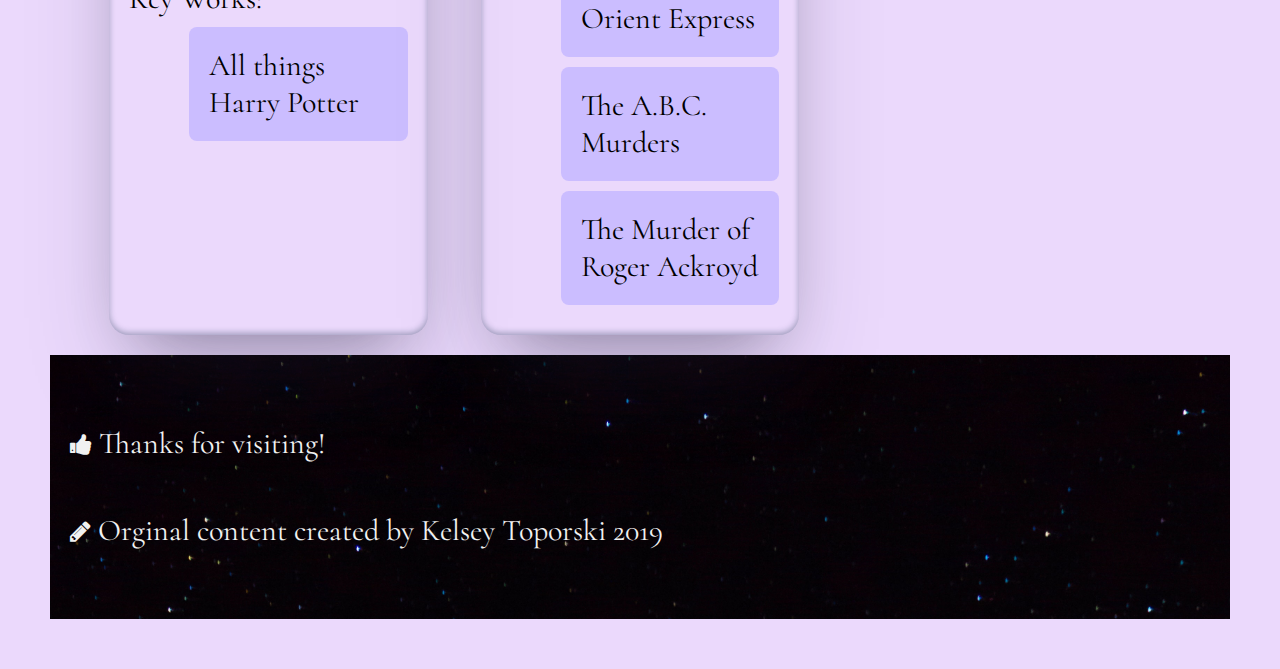
<file: literature.html>
<!DOCTYPE html>
<html lang="en">
<head>
  <meta charset="UTF-8">

  <meta name="viewport" content="width=device-width, initial-scale=1.0">
  <link rel="stylesheet" href="css/reset.css">
  <link rel="stylesheet" href="css/style.css">

  <link rel="preconnect" href="https://fonts.googleapis.com">
  <link rel="preconnect" href="https://fonts.gstatic.com" crossorigin>
  <link href="https://fonts.googleapis.com/css2?family=Cormorant:ital@1&display=swap" rel="stylesheet">
  <link rel="icon" type="image/png" href="images/favicon1.png">
  <link rel="icon" type="image/png" href="images/favicon2.png">
  <meta name="viewport" content="width=device-width, initial-scale=1">
  <link rel="stylesheet" href="https://cdnjs.cloudflare.com/ajax/libs/font-awesome/4.7.0/css/font-awesome.min.css">
  <title>Women's Web - Literature</title>
</head>

<body>
  <header>
    <a href="#main" class="skip">Skip to main content</a>
    <div class="dropdown">
      <button class="dropbtn">Menu</button>
      <div class="dropdown-content">
    <nav>
        <ul>
          <li><a href="index.html">About</a></li>
          <li><a class = "current" href="literature.html">Literature</a></li>
          <li><a href="history.html">History and Politics</a></li>
          <li><a href="femdict.html">Feminist Dictionary</a></li>
        </ul>
    </nav>
    </div>
      <!-- definitions from meriam webster -->
      <!-- interpretations from
            The Dictionary of Feminist Theory - Maggie Humm,
            Key Concepts In Post-Colonial Studies - Ashcroft, Bill, Gareth Griffiths, and Helen Tiffin,
            or myself -->
      <!-- interpretation of equity from https://everydayfeminism.com/2014/09/equality-is-not-enough/ -->

    <h1>Feminist Literature</h1>
  </header>

  <main class = "container">

      <div>
      bell hooks
      <img src="images/bell_hooks.jpg"  width="200" alt="Image of bell hooks">
      About:
        <p>
          bell hooks is an American author, professor, feminist, and social activist.
        </p>
        <p>
          hooks' writing has focused on the intersectionality of race, capitalism, and gender, and what she describes as their ability to produce and perpetuate systems of oppression and class domination. She has published over 30 books and numerous scholarly articles, appeared in documentary films, and participated in public lectures. She has addressed race, class, and gender in education, art, history, sexuality, mass media, and feminism.
        </p>
      Key Works:
        <ul>
          <li>Feminist Theory: From Margin to Center</li>
          <li>All About Love: New Visions</li>
          <li>Ain't I a Woman?: Black Women and Feminism</li>
          <li>Feminism is for Everybody</li>
        </ul>
      </div>

      <div>
      Simone de Beauvoir
      <img src="images/simone_db.jpg"  width="200" alt="Image of Simone de Beauvoir">
      About:
        <p>
          Simone de Beauvoir was a French writer, intellectual, existentialist philosopher, political activist, feminist and social theorist. Though she did not consider herself a philosopher, she had a significant influence on both feminist existentialism and feminist theory.
        </p>
        <p>
          De Beauvoir wrote novels, essays, biographies, autobiography and monographs on philosophy, politics and social issues. She was known for her 1949 treatise The Second Sex, a detailed analysis of women's oppression and a foundational tract of contemporary feminism; and for her novels, including She Came to Stay and The Mandarins.
        </p>
      Key Works:
        <ul>
          <li>The Second Sex</li>
          <li>Woman Destroyed</li>
        </ul>
      </div>

      <div>
      Betty Friedan
      <img src="images/betty_friedan.jpg"  width="200" alt="Image of Betty Friedan">
      About:
        <p>
          Betty Friedan was an American feminist writer and activist. A leading figure in the women's movement in the United States, her 1963 book The Feminine Mystique is often credited with sparking the second wave of American feminism in the 20th century. In 1966, Friedan co-founded and was elected the first president of the National Organization for Women (NOW), which aimed to bring women "into the mainstream of American society now [in] fully equal partnership with men."
        </p>
        <p>
          Regarded as an influential author and intellectual in the United States, Friedan remained active in politics and advocacy until the late 1990s, authoring six books.
        </p>
      Key Works:
        <ul>
          <li>The Feminine Mystique</li>
        </ul>
      </div>

      <div>
      Maya Angelou
      <img src="images/maya_angelou.jpg"  width="200" alt="Image of Maya Angelou">
      About:
        <p>
          Maya Angelou was an American poet, singer, memoirist, and civil rights activist. She published seven autobiographies, three books of essays, several books of poetry, and is credited with a list of plays, movies, and television shows spanning over 50 years. She received dozens of awards and more than 50 honorary degrees. Angelou is best known for her series of seven autobiographies, which focus on her childhood and early adult experiences. The first, I Know Why the Caged Bird Sings (1969), tells of her life up to the age of 17 and brought her international recognition and acclaim.
        </p>
        <p>
          With the publication of I Know Why the Caged Bird Sings, Angelou publicly discussed aspects of her personal life. She was respected as a spokesperson for black people and women, and her works have been considered a defense of black culture. She made a deliberate attempt to challenge the common structure of the autobiography by critiquing, changing and expanding the genre. Her books center on themes such as racism, identity, family and travel.
        </p>
      Key Works:
        <ul>
          <li>I Know Why the Caged Bird Sings</li>
          <li>And Still I Rise</li>
          <li>Phenomenal Woman</li>
        </ul>
      </div>

      <!-- <script>
        alert("HI");
        console.log("hey good lookin");
      </script> -->

      <div>
      Alice Walker
      <img src="images/alice_walker.jpg"  width="200" alt="Image of Alice Walker">
      About:
        <p>
          Alice Walker is an American novelist, short story writer, poet, and activist. She wrote the novel The Color Purple (1982), for which she won the National Book Award for hardcover fiction, and the Pulitzer Prize for Fiction. An avowed feminist, Walker coined the term "womanist" to mean "A black feminist or feminist of color" in 1983.
        </p>
      Key Works:
        <ul>
          <li>The Color Purple</li>
          <li>In Search of Our Mothers' Gardens</li>
        </ul>
      </div>

      <div>
      Audre Lorde
      <img src="images/audre_lorde.jpg"  width="200" alt="Image of Audre Lorde">
      About:
        <p>
          Audre Lorde was an American writer, feminist, womanist, librarian, and civil rights activist. As a poet, she is best known for technical mastery and emotional expression, as well as her poems that express anger and outrage at civil and social injustices she observed throughout her life. Her poems and prose largely deal with issues related to civil rights, feminism, and the exploration of black female identity.
        </p>
        <p>
          In relation to non-intersectional feminism in the United States, Lorde famously said, "those of us who stand outside the circle of this society's definition of acceptable women; those of us who have been forged in the crucibles of difference – those of us who are poor, who are lesbians, who are Black, who are older – know that survival is not an academic skill. It is learning how to take our differences and make them strengths. For the master's tools will never dismantle the master's house. They may allow us temporarily to beat him at his own game, but they will never enable us to bring about genuine change. And this fact is only threatening to those women who still define the master's house as their only source of support."
        </p>
      Key Works:
        <ul>
          <li>Sister Outsider</li>
          <li>A Burst of Light: Essays</li>
          <li>Your Silence Will Not Protect You</li>
          <li>The Master's Tools Will Never Dismantle the Master's House</li>
        </ul>
      </div>

      <div>
      Chimamanda Ngozi Adichie
      <img src="images/chimamanda.jpg"  width="200" alt="Image of Chimamanda Ngozi Adichie">
      About:
        <p>
          Chimamanda Ngozi Adichie is a Nigerian novelist, writer of short stories and nonfiction.
        </p>
        <p>
          In 2008, Adichie was awarded a MacArthur Genius Grant. She was described in The Times Literary Supplement as "the most prominent" of a "procession of critically acclaimed young anglophone authors [who] is succeeding in attracting a new generation of readers to African literature".
        </p>
      Key Works:
        <ul>
          <li>Americanah</li>
          <li>We Should All Be Feminists</li>
          <li>The Thing Around Your Neck</li>
          <li>Dear Ijeawele, or A Feminist Manifesto in Fifteen Suggestions</li>
        </ul>
      </div>

      <div>
      Roxane Gay
      <img src="images/roxane_gay.jpg"  width="200" alt="Image of Roxane Gay">
      About:
        <p>
          Roxane Gay is an American writer, professor, editor, and commentator.
        </p>
        <p>
          Gay is a contributing opinion writer at The New York Times, founder of Tiny Hardcore Press, essays editor for The Rumpus, and co-editor of PANK, a nonprofit literary arts collective.
        </p>
      Key Works:
        <ul>
          <li>Bad Feminist</li>
          <li>Hunger</li>
          <li>Not That Bad: Dispatches from Rape Culture</li>
          <li>Difficult Women</li>
        </ul>
      </div>

      <div>
      Rebecca Solnit
      <img src="images/rebecca_solnit.jpg"  width="200" alt="Image of Rebecca Solnit">
      About:
        <p>
          Rebecca Solnit is an American writer. She has written on a variety of subjects, including the environment, politics, place, and art.
        </p>
        <p>
          Solnit has worked on environmental and human rights campaigns since the 1980s, and is the author of seventeen books as well as essays in numerous museum catalogs and anthologies.
        </p>
      Key Works:
        <ul>
          <li>Men Explain Things to Me</li>
          <li>Hope in the Dark</li>
          <li>The Mother of all Questions</li>
          <li>The Faraway Nearby</li>
        </ul>
      </div>

      <div>
      Judith Butler
      <img src="images/judith_butler.jpg"  width="200" alt="Image of Judith Butler">
      About:
        <p>
          Judith Butler is an American philosopher and gender theorist whose work has influenced political philosophy, ethics and the fields of third-wave feminist, queer and literary theory.
        </p>
        <p>
          Butler is best known for her books Gender Trouble: Feminism and the Subversion of Identity (1990) and Bodies That Matter: On the Discursive Limits of Sex (1993), in which she challenges conventional notions of gender and develops her theory of gender performativity. This theory has had a major influence on feminist and queer scholarship.
        </p>
        <p>
          Butler has supported lesbian and gay rights movements and has spoken out on many contemporary political issues.
        </p>
      Key Works:
        <ul>
          <li>Gender Trouble: Feminism and the Subversion of Identity</li>
          <li>Undoing Gender</li>
          <li>Bodies that Matter: On the Discursive Limits of Sex</li>
          <li>Precarious Life</li>
        </ul>
      </div>

      <div>
      Virginia Woolf
      <img src="images/virginia_woolf.jpg"  width="200" alt="Image of Virginia Woolf">
      About:
        <p>
          Virginia Woolf was an English writer, considered one of the most important modernist 20th-century authors and a pioneer in the use of stream of consciousness as a narrative device.
        </p>
        <p>
          Throughout her life, Woolf was troubled by bouts of mental illness, which included being institutionalised and attempting suicide. Her illness is considered to have been bipolar disorder, for which there was no effective intervention at the time. Eventually in 1941 she committed suicide by putting rocks in her pockets and drowning herself in a river, at the age of 59.
        </p>
        <p>
          Woolf became one of the central subjects of the 1970s movement of feminist criticism, and her works have since garnered much attention and widespread commentary for "inspiring feminism", an aspect of her writing that was unheralded earlier. Some of her writing has been considered offensive and has been criticised for a number of complex and controversial views, including anti-semitism and elitism.
        </p>
      Key Works:
        <ul>
          <li>A Room of One's Own</li>
          <li>The Waves</li>
          <li>Mrs Dalloway</li>
          <li>To the Lighthouse</li>
        </ul>
      </div>

      <div>
      Jane Austen
      <img src="images/jane_austen.jpg"  width="200" alt="Image of Jane Austen">
      About:
        <p>
          Jane Austen was an English novelist known primarily for her six major novels, which interpret, critique and comment upon the British landed gentry at the end of the 18th century. Austen's plots often explore the dependence of women on marriage in the pursuit of favourable social standing and economic security. Her use of biting irony, along with her realism, humour, and social commentary, have long earned her acclaim among critics, scholars, and popular audiences alike.
        </p>
      Key Works:
        <ul>
          <li>Pride and Prejudice</li>
          <li>Emma</li>
          <li>Persuasion</li>
          <li>Sense and Sensibility</li>
        </ul>
      </div>

      <div>
      Charlotte, Emily, and Anne Brontë
      <img src="images/bronte_sisters.jpg"  width="200" alt="Image of Charlotte, Emily, and Anne Brontë">
      About:
        <p>
          The Brontës were a nineteenth-century literary family from England. The sisters, Charlotte, Emily, and Anne, are well known as poets and novelists. Like many contemporary female writers, they originally published their poems and novels under male pseudonyms: Currer, Ellis, and Acton Bell. Their stories immediately attracted attention for their passion and originality. Charlotte's Jane Eyre was the first to know success, while Emily's Wuthering Heights, Anne's The Tenant of Wildfell Hall and other works were later to be accepted as masterpieces of literature.
        </p>
      Key Works:
        <ul>
          <li>Jane Eyre (Charlotte)</li>
          <li>Wuthering Heights (Emily)</li>
          <li>The Tenant of Wildfell Hall (Anne)</li>
        </ul>
      </div>

      <div>
      Emily Dickinson
      <img src="images/emily_d.jpg"  width="200" alt="Image of Emily Dickinson">
      About:
        <p>
          Emily Dickinson was an American poet.
        </p>
        <p>
          Dickinson lived much of her life in reclusive isolation. Considered an eccentric by locals, she developed a noted penchant for white clothing and became known for her reluctance to greet guests or, later in life, to even leave her bedroom. Dickinson never married, and most friendships between her and others depended entirely upon correspondence. She was a recluse for the later years of her life.
        </p>
        <p>
          While Dickinson was a prolific private poet, fewer than a dozen of her nearly 1,800 poems were published during her lifetime. Many of her poems deal with themes of death and immortality, two recurring topics in letters to her friends.
        </p>
      Key Works:
        <ul>
          <li>Because I could not stop for Death</li>
          <li>Success is Counted Sweetest</li>
        </ul>
      </div>

      <div>
      Phillis Wheatley
      <img src="images/phillis_w.jpg"  width="200" alt="Image of Phillis Wheatley">
      About:
        <p>
          Phillis Wheatley was the first published African-American female poet. Born in West Africa, she was sold into slavery at the age of seven or eight and transported to North America. She was purchased by the Wheatley family of Boston, who taught her to read and write and encouraged her poetry when they saw her talent.
        </p>
        <p>
          Wheatley was emancipated shortly after the publication of her book. She married in 1778, but after the inprisonment and death of her hsuband, fell into poverty and died of illness.
        </p>
      Key Works:
        <ul>
          <li>On Being Brought from Africa to America</li>
        </ul>
      </div>

      <div>
      J.K. Rowling
      <img src="images/jk_rowling.jpg"  width="200" alt="Image of J.K. Rowling">
      About:
        <p>
          J. K. Rowling is a British novelist, philanthropist, film producer, television producer and screenwriter, best known for writing the Harry Potter fantasy series. The books have won multiple awards, and sold more than 500 million copies, becoming the best-selling book series in history.
        </p>
        <p>
          Rowling has lived a "rags to riches" life story, in which she progressed from living on state benefits to being the world's first billionaire author. She lost her billionaire status after giving away much of her earnings to charity, but remains one of the wealthiest people in the world. She has supported charities, including Comic Relief, One Parent Families and Multiple Sclerosis Society of Great Britain, and launched her own charity, Lumos.
        </p>
      Key Works:
        <ul>
          <li>All things Harry Potter</li>
        </ul>
      </div>

      <div>
      Agatha Christie
      <img src="images/agatha.jpg"  width="200" alt="Image of Agatha Christie">
      About:
        <p>
          Agatha Christie was an English writer. She is known for her 66 detective novels and 14 short story collections. Christie also wrote the world's longest-running play, a murder mystery, The Mousetrap, and, under the pen name Mary Westmacott, six romances.
        </p>
        <p>
          Guinness World Records lists Christie as the best-selling novelist of all time. Her novels have sold roughly 2 billion copies, and her estate claims that her works come third in the rankings of the world's most-widely published books, behind only Shakespeare's works and the Bible.
        </p>
      Key Works:
        <ul>
          <li>And Then There Were None</li>
          <li>Murder on the Orient Express</li>
          <li>The A.B.C. Murders</li>
          <li>The Murder of Roger Ackroyd</li>
        </ul>
      </div>
      <button onclick="topFunction()" id="myBtn" title="Back to top">Back to Top</button>
    </main>
    <footer>
      <p class="thanks">
        <i class="fa fa-thumbs-up" style="font-size:24px"></i> Thanks for visiting! <i></i>
      </p>
      <p><i class="fa fa-pencil" style="font-size:24px"></i> Orginal content created by Kelsey Toporski 2019</p>
      <!-- <a href="#main"> <i class="fa fa-sort-asc" style="font-size:24px"></i> Back to Top</a> -->

    </footer>
    <script src="js/button.js"></script>
  </body>
</html>
</file>
<file: css/style.css>
@media all and (max-width: 480px) {
    .skip {
        position: absolute;
        left: -10000px;
        top: auto;
        width: 1px;
        height: 1px;
        overflow: hidden;
    }
    .skip:focus {
        position: static;
        width: auto;
        height: auto;
      }
    body{
        background-color: #ebd9fc;
        padding:8px;
        margin: 10px;
        font-size: 20px;
        font-family: Cormorant, 'Times New Roman', Times, serif;
    }
    p{
        margin: 50px auto;
    }
    h1{
        font-size: 25px;
        font-family: Cormorant, 'Times New Roman', Times, serif;
        margin: 15px auto;
        margin-left: 20px;
        font-weight: bold;
    }
    h2{
        font-size: 22px;
        font-family: Cormorant, 'Times New Roman', Times, serif;
        margin: 50px auto;
        font-weight: bold;
    }
    footer{
        background-image: url('../images/background_2.jpg');
        padding: 20px;
        background-repeat: no-repeat;
        background-size: cover;
        color: #f1f1f1;
        margin-top: 20px;
    }
    .xyz{
        padding-top: 100px;
    }

    .dropbtn {
        background-color: #cbbdff;
        color: #000000;
        padding: 16px;
        font-size: 16px;
        border: none;
        cursor: pointer;
        display: block;
    }
    .dropdown {
        position: relative;
        display: inline-block;
    }
    .dropdown-content {
        display: none;
        position: absolute;
        background-color: #f9f9f9;
        min-width: 160px;
        box-shadow: 2px 8px 16px #000000;
        z-index: 1;
    }
    .dropdown-content a {
        color: #532b88;
        text-decoration: none;
        padding: 12px 16px;
        display: flex;
        flex-direction: row;
        flex-wrap: wrap;
    }
    .dropdown-content a:hover {background-color: #f1f1f1}
    .dropdown-content a.current{
        color: #000000;
        text-decoration-line: underline;
        text-decoration-style: dotted;
        text-underline-offset: 7px;
    }
    .dropdown-content a:visited{
        color: #532b88;
    }
    .dropdown:hover .dropdown-content {
        display: block;
    }
    .dropdown:hover .dropbtn {
        background-color: #ab95fd;
    }

    .firstimg{
        animation: experiment 2s alternate infinite linear;
        width: 90%;
        border-radius: 10px;
        position: absolute;
        left: 0;
        right: 0;
        margin-right: auto;
        margin-left: auto;
    }
    @keyframes experiment {
        from {
            background-image: url(images/women_march_pano.jpg);
            width: 300px;
            top: 130px;
        }
        to {
            background-image: url(images/women_march_pano.jpg);
            width: 50px;
            top: 220px;
        }
    }

    .container{
        display: grid;
        width: 90%;
        justify-content: space-between;
        margin: auto;
        grid-template-columns: 1fr;
        row-gap: 30px;
        border-radius: 10px;
    }
    .container div{
        /* border: 2px solid #000000; */
        border-radius: 10px;
        padding: 20px;
        box-shadow: rgba(50, 50, 93, 0.25) 0px 50px 100px -20px, rgba(0, 0, 0, 0.3) 0px 30px 60px -30px, rgba(10, 37, 64, 0.35) 0px -2px 6px 0px inset;
    }
    .container img{
        display: block;
        width: 90%;
        margin: 0 auto;
        border-radius: 10px;
        padding: 5px;

    }
    #myBtn {
        display: none;
        position: fixed;
        bottom: 20px;
        right: 30px;
        z-index: 99;
        background-color: #cbbdff;
        color: #000000;
        cursor: pointer; 
        padding: 15px; 
        border-radius: 10px;
        font-size: 12px;
      }
      
      #myBtn:hover {
        background-color: #d78de0;
      }
}
@media all and (min-width:481px) and (max-width:768px){
    .skip {
        position: absolute;
        left: -10000px;
        top: auto;
        width: 1px;
        height: 1px;
        overflow: hidden;
    }
    .skip:focus {
        position: static;
        width: auto;
        height: auto;
    }

    body{
        background-color: #ebd9fc;
        padding:20px;
        margin: 10px;
        font-size: 25px;
        font-family: Cormorant, 'Times New Roman', Times, serif;
    }
    p{
        margin: 50px auto;
    }
    h1{
        font-size: 40px;
        font-family: Cormorant, 'Times New Roman', Times, serif;
        margin: 30px auto;
        margin-left: 3px;
        padding: 10px;
        font-weight: bold;
    }
    h2{
        font-size: 30px;
        font-family: Cormorant, 'Times New Roman', Times, serif;
        margin: 10px;
        padding: 20px;
        font-weight: bold;
    }
    
    header nav{
        color: #532b88;

    }

    footer{
        background-color: #c19bff;
        background-image: url('../images/background_2.jpg');
        padding: 16px;
        background-repeat: no-repeat;
        background-size: cover;
        color: #f1f1f1;
        margin-top: 20px;
    }

    .dropbtn{
        display: none;
    }
    nav ul{
        display: flex;
        flex-flow: row nowrap;
        justify-content: center;
    }
    li{
        padding: 15px;
        margin: 10px auto;
        margin-left: 3px;
        background-color: #cbbdff;
        border-radius: 8px;
    }
    nav a{
        color: #532b88;
        text-decoration: none;
    }
    a:visited{
        color: #532b88;
    }
    nav a.current{
        color: #000000;
        text-decoration-line: underline;
        text-decoration-style: dotted;
        text-underline-offset: 7px;
    }
    /* img{
        display: block;
        width: 50%;
        border: 10px;
        margin-left: auto;
        margin-right: auto;
        padding: 5px;
        border-radius: 20px;
    } */
    /* .container img:hover:nth-of-type(2n){
        border-radius: 50px;
        transition: .5s ease-in;
        filter: sepia();
    } */

    .container{
        display: grid;
        width: 90%;
        justify-content: space-between;
        margin: auto;
        grid-template-columns: 45% 45%;
        column-gap: 30px;
        row-gap: 20px;
        border-radius: 20px;
    }
    .container div{
        border-radius: 20px;
        padding: 15px;
        box-shadow: rgba(50, 50, 93, 0.25) 0px 50px 100px -20px, rgba(0, 0, 0, 0.3) 0px 30px 60px -30px, rgba(10, 37, 64, 0.35) 0px -2px 6px 0px inset;

    }
    .container img{
        display: block;
        width: 90%;
        margin: 0 auto;
        padding: 5px;
        border-radius: 20px;
    }

    .firstimg{
        display: block;
        width: 90%;
        border-radius: 20px;
        position: absolute;
        margin-right: auto;
        margin-left: auto;
        padding-bottom: 20px;
    }
    .xyz{
        padding-top: 130px;
    }

    .scroll{
        background: radial-gradient(
            #723CBA, 
            #000000)
            fixed;
        background: conic-gradient(
            #723CBA, 
            #000000, 
            #723CBA ) 
            fixed;
        -webkit-background-clip: text;
        -webkit-text-fill-color: transparent;
        text-align: center;
    }
    #myBtn {
        display: none;
        position: fixed;
        bottom: 20px;
        right: 30px;
        z-index: 99;
        background-color: #cbbdff;
        color: #000000;
        cursor: pointer; 
        padding: 15px; 
        border-radius: 10px;
        font-size: 15px;
      }
      
      #myBtn:hover {
        background-color: #d78de0;
      }
}

@media all and (min-width: 769px){
    .skip {
            position: absolute;
            left: -10000px;
            top: auto;
            width: 1px;
            height: 1px;
            overflow: hidden;
    }
    .skip:focus {
        position: static;
        width: auto;
        height: auto;
    }
    body{
        background-color: #ebd9fc;
        padding:30px;
        margin: 20px;
        font-size: 30px;
        font-family: Cormorant, 'Times New Roman', Times, serif;
    }
    p{
        margin: 50px auto;
    }
    h1{
        font-size: 50px;
        font-family: Cormorant, 'Times New Roman', Times, serif;
        margin: 40px auto;
        margin-left: 60px;
        font-weight: bold;
    }
    h2{
        font-size: 40px;
        font-family: Cormorant, 'Times New Roman', Times, serif;
        margin: 20px auto;
        font-weight: bold;
    }
    header nav{
        color: #532b88;

    }
    footer{
        background-color: #c19bff;
        background-image: url('../images/background_2.jpg');
        padding: 20px;
        background-repeat: no-repeat;
        background-size: cover;
        color: #f1f1f1;
        margin-top: 20px;
    }
    .dropbtn{
        display: none;
    }
    nav ul{
        display: flex;
        flex-flow: row nowrap;
    }
    li{
        padding: 20px;
        margin: 10px auto;
        margin-left: 60px;
        background-color: #cbbdff;
        border-radius: 8px;

    }
    nav a{
        color: #532b88;
        text-decoration: none;
    }
    a:visited{
        color: #532b88;
    }
    nav a.current{
        color: #000000;
        text-decoration-line: underline;
        text-decoration-style: dotted;
        text-underline-offset: 7px;
    }

    .firstimg{
        display: block;
        width: 90%;
        border-radius: 20px;
        position: absolute;
        margin-right: auto;
        margin-left: auto;
        padding-bottom: 20px;
    }
    .xyz{
        padding-top: 300px;
    }

    /* img{
        display: block;
        width: 50%;
        border: 10px;
        margin-left: auto;
        margin-right: auto;
        padding: 5px;
        border-radius: 20px;
    } */

    .container{
        display: grid;
        width: 90%;
        justify-content: space-between;
        margin: auto;
        grid-template-columns: 30% 30% 30%;
        column-gap: 30px;
        row-gap: 20px;
        border-radius: 20px;
    }

    .container div{
        border-radius: 20px;
        padding: 20px;
        box-shadow: rgba(50, 50, 93, 0.25) 0px 50px 100px -20px, rgba(0, 0, 0, 0.3) 0px 30px 60px -30px, rgba(10, 37, 64, 0.35) 0px -2px 6px 0px inset;
    }

    .container img{
        display: block;
        width: 90%;
        margin: 0 auto;
        border-radius: 20px;
        padding: 5px;
    }
    /* .container img:nth-of-type(2n+1):hover {
        opacity: 0.8;
        transition: opacity 0.5s ease;
      } */
    /* .container img:nth-child(2n):hover {
        border-radius: 50px;
        transition: .5s ease-in;
        filter: sepia();
      } */
    .container img:nth-child(2n+1):hover{
        border-radius: 50px;
        transition: .5s ease-in;
        filter: sepia();
    }
    #myBtn {
        display: none;
        position: fixed;
        bottom: 20px;
        right: 30px;
        z-index: 99;
        background-color: #cbbdff;
        color: #000000;
        cursor: pointer; 
        padding: 15px; 
        border-radius: 10px;
        font-size: 18px;
      }
      
      #myBtn:hover {
        background-color: #d78de0;
      }
}

@media (prefers-reduced-motion) {
    .firstimg {
      animation: none;
    }
  }
</file>
